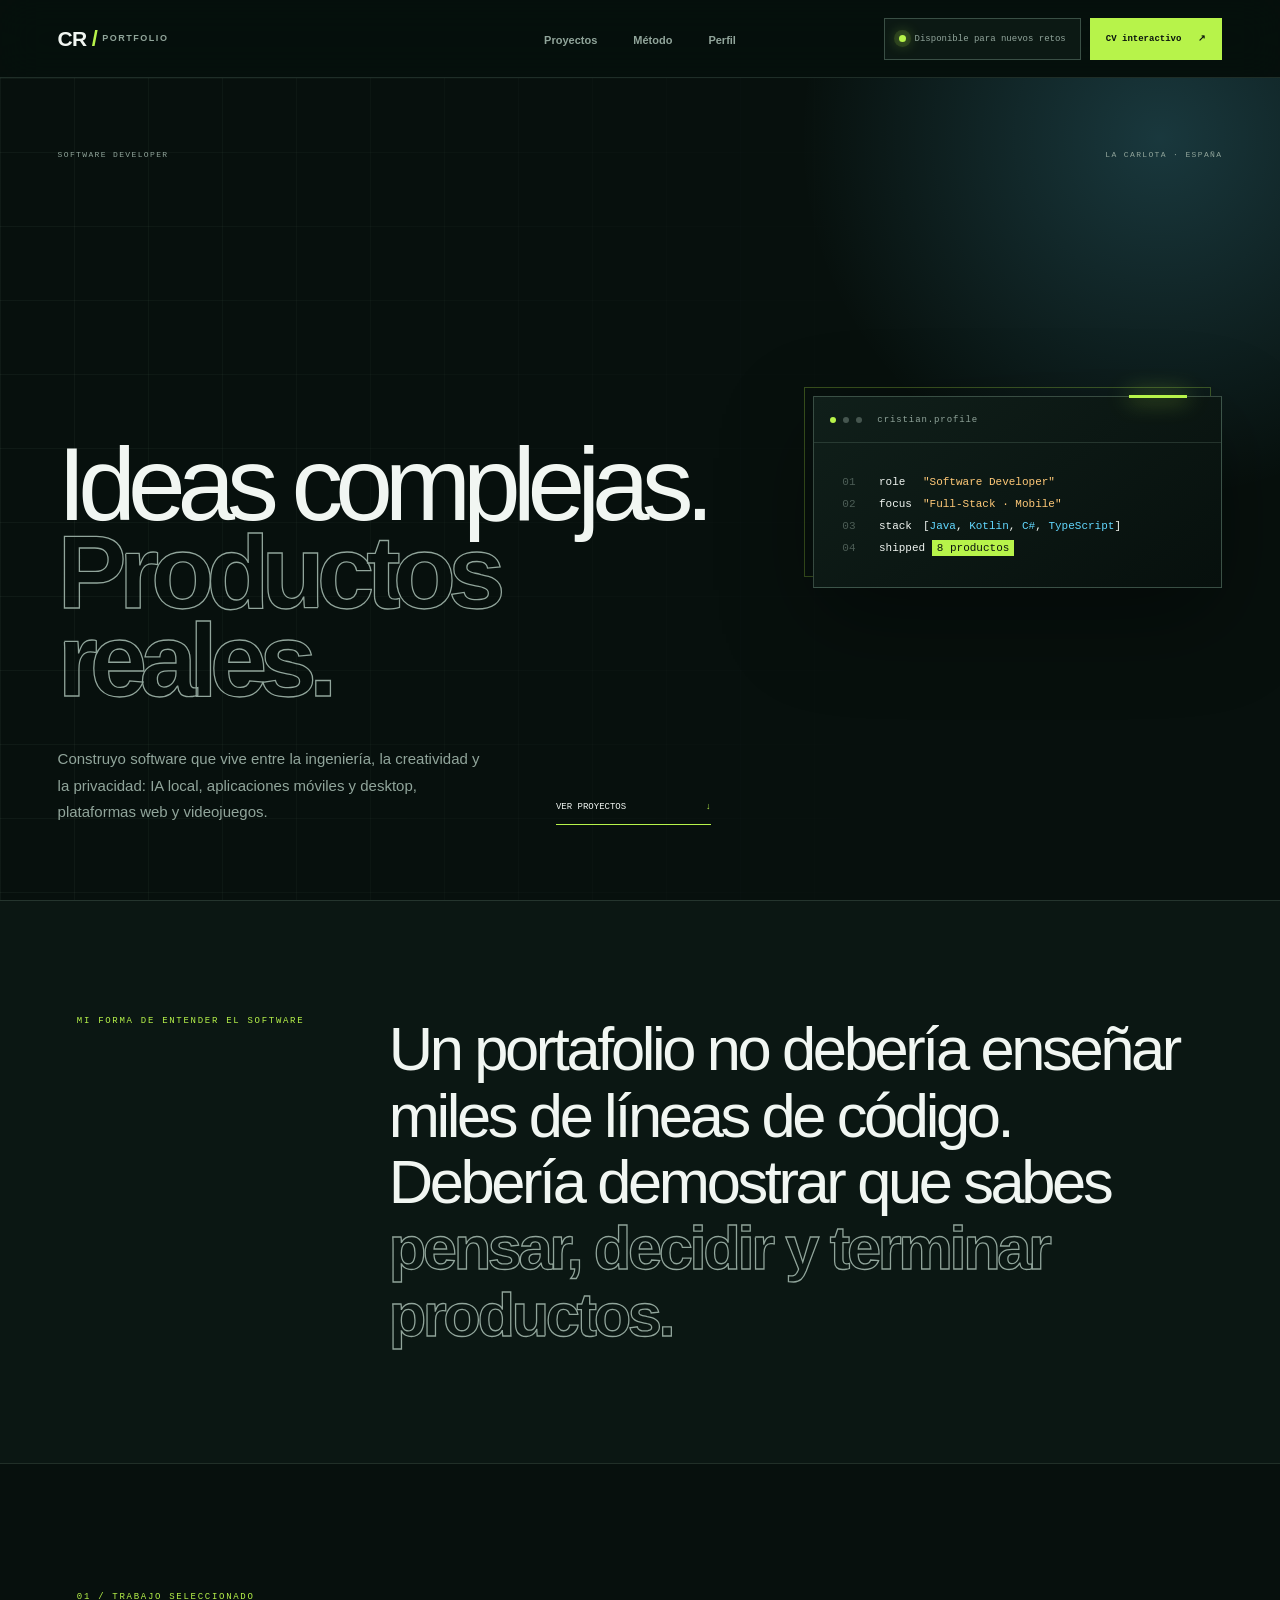
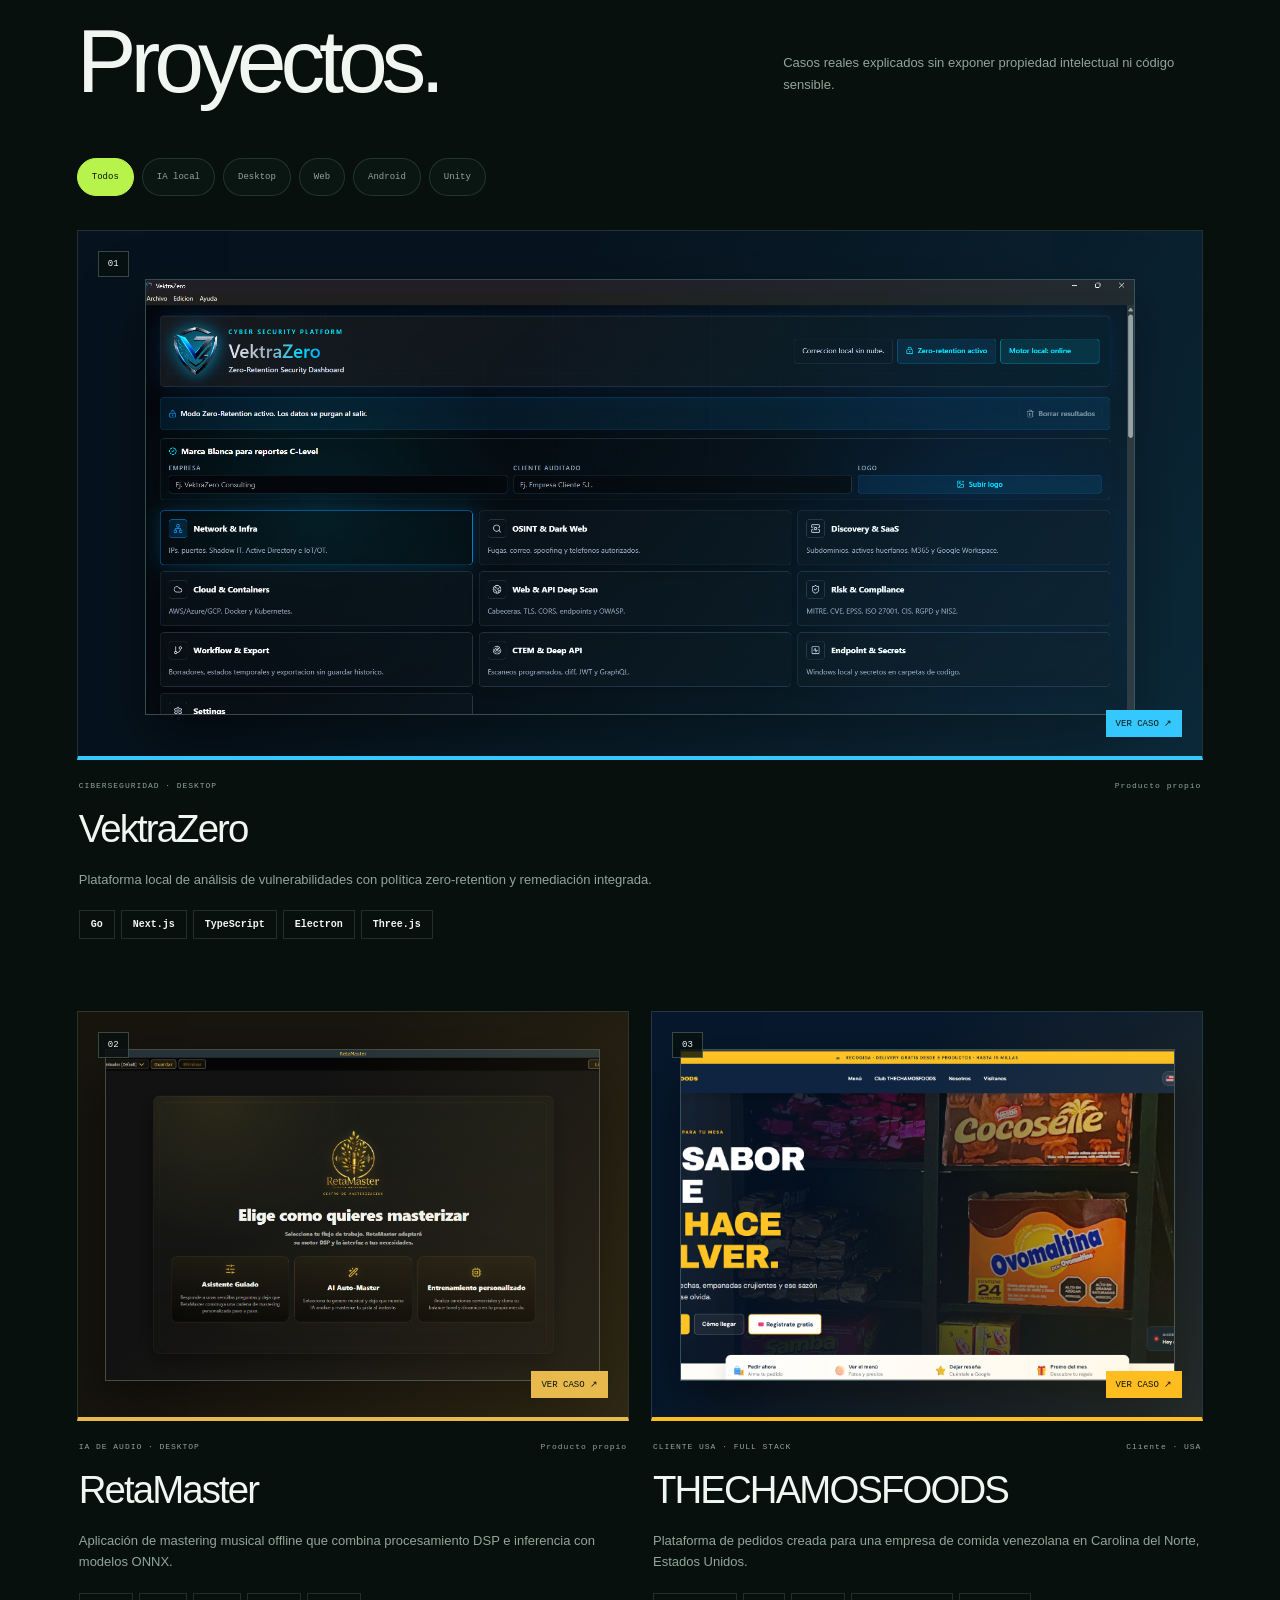
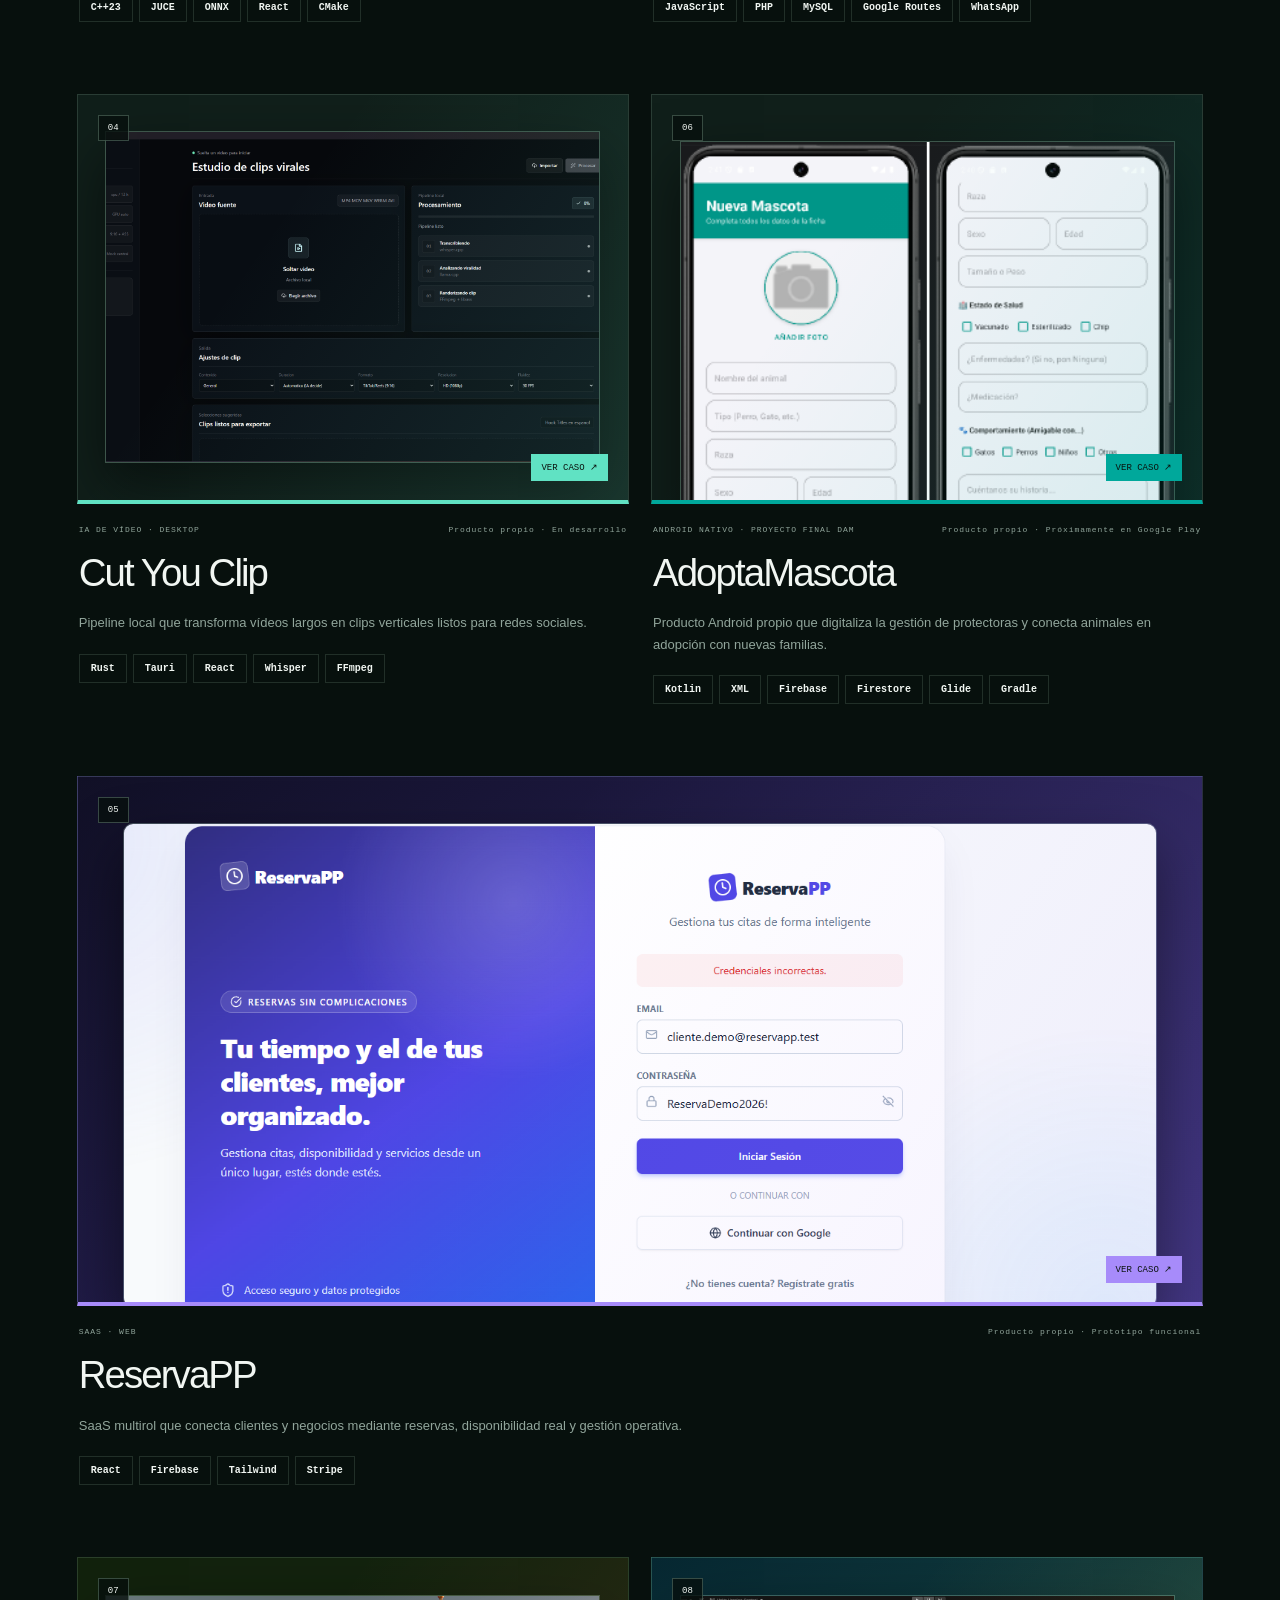
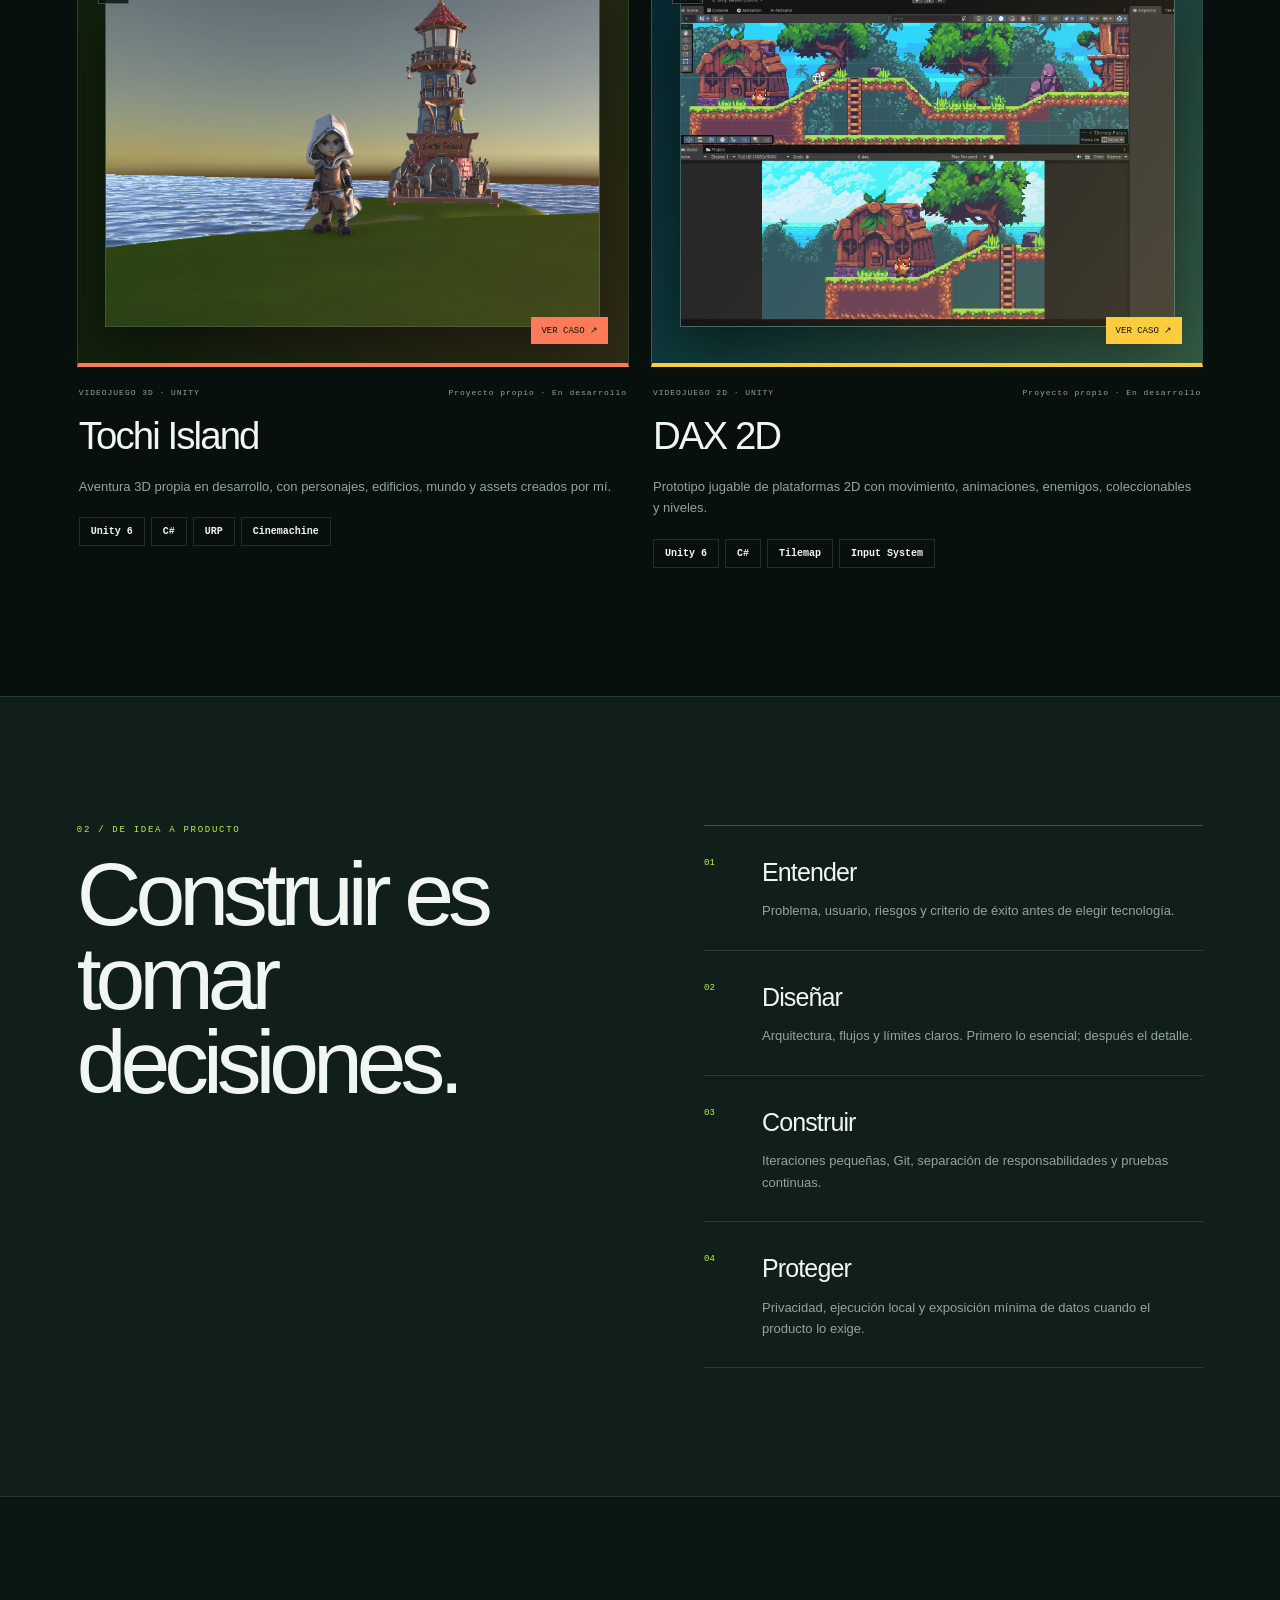
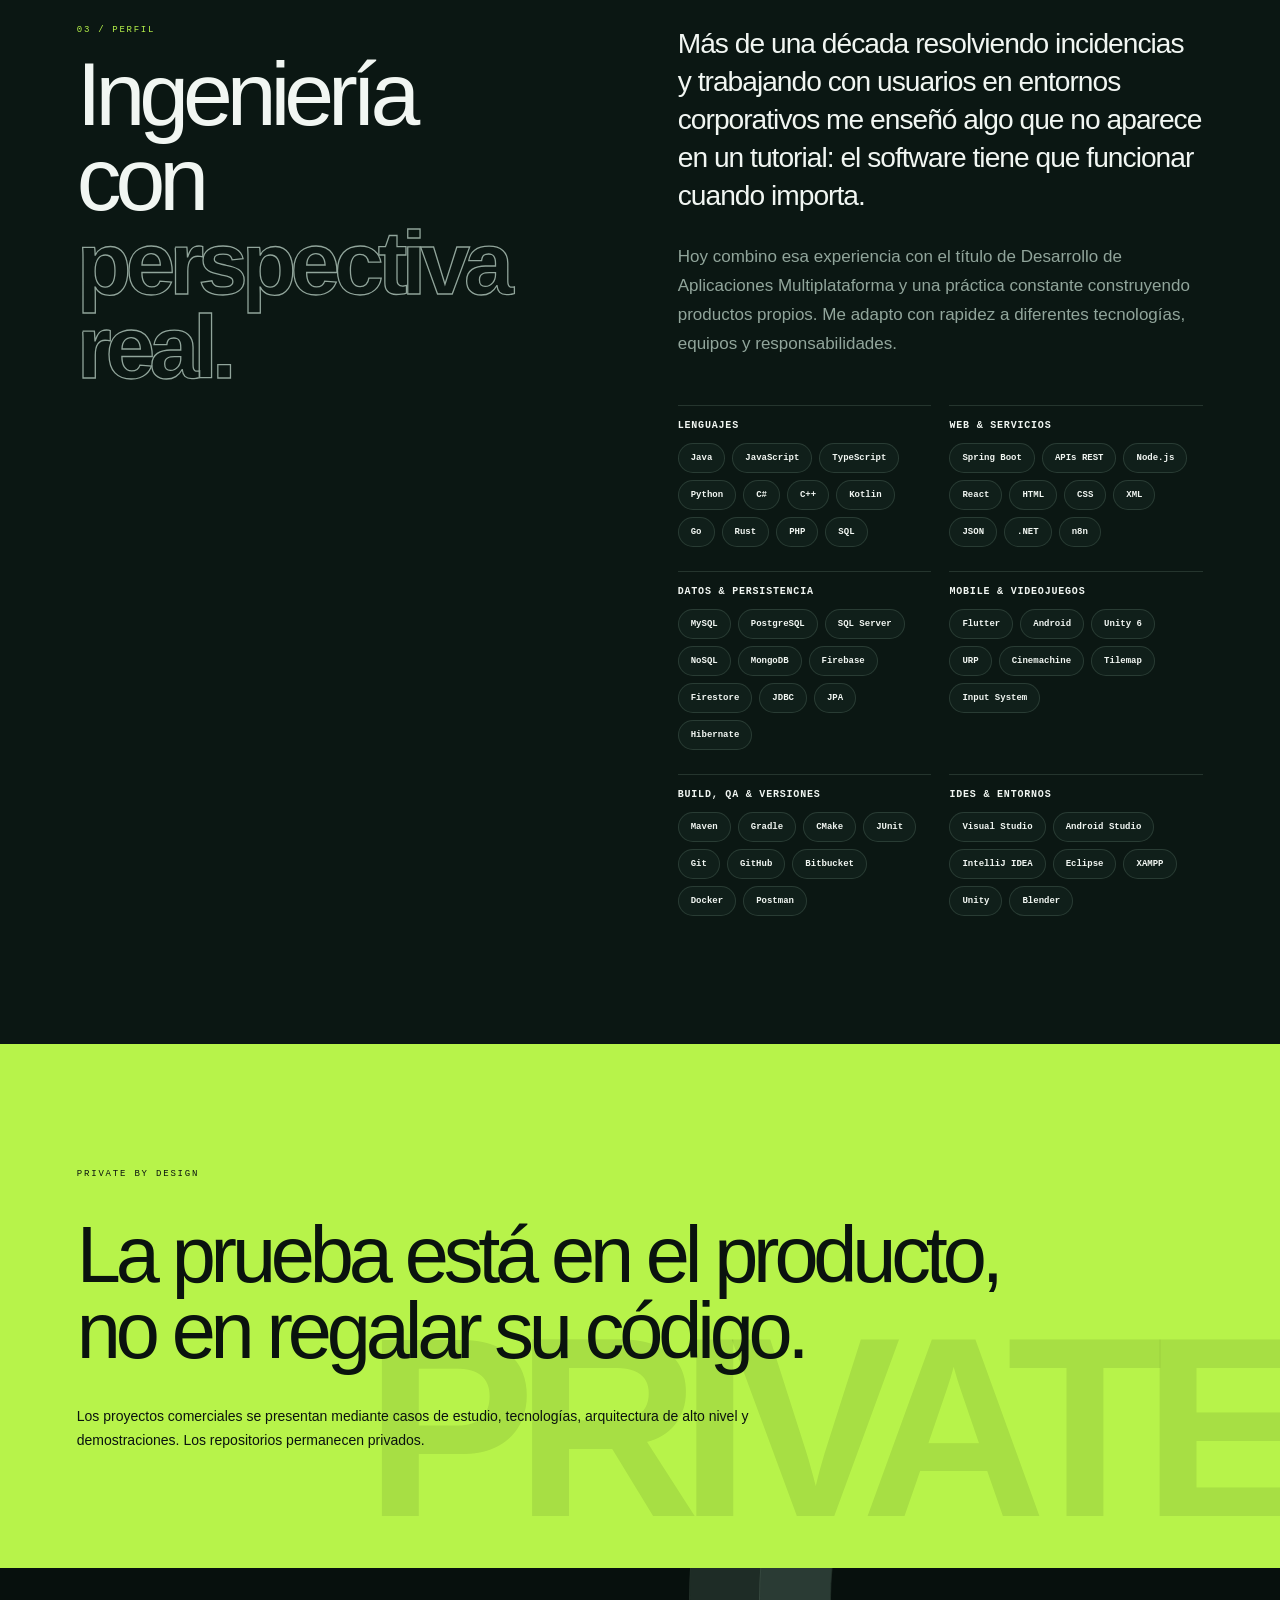
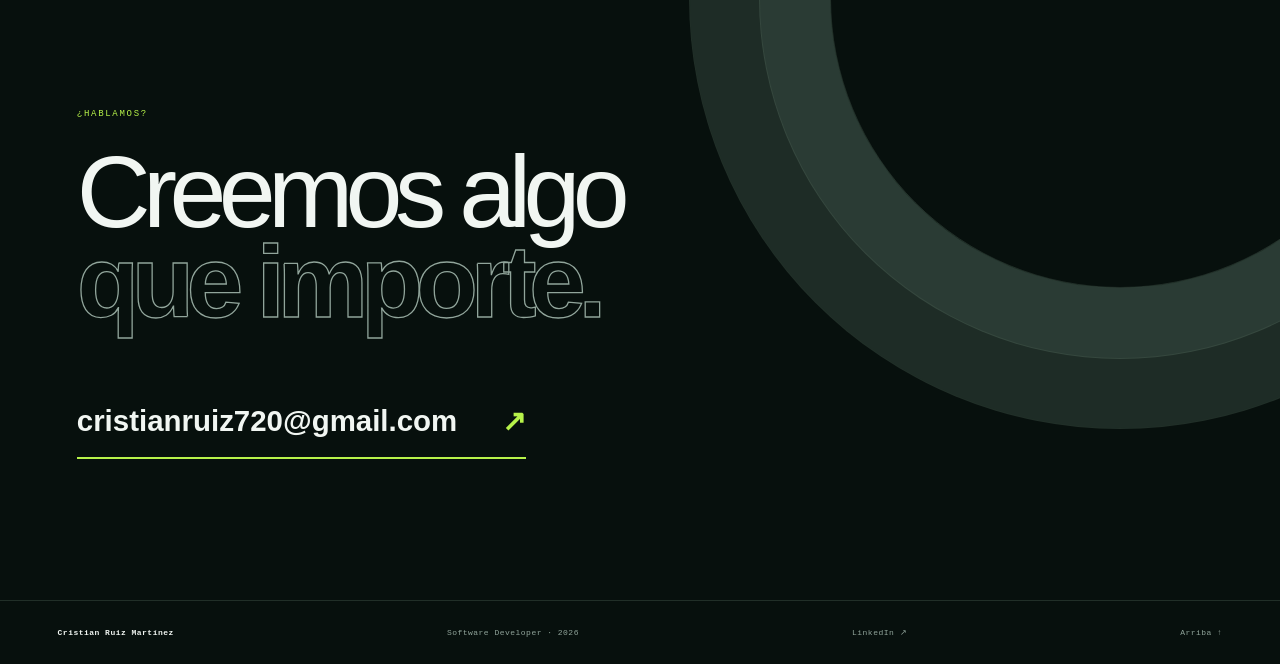
<file: index.html>
<!doctype html>
<html lang="es">
  <head>
    <meta charset="UTF-8" />
    <meta name="viewport" content="width=device-width, initial-scale=1.0" />
    <meta http-equiv="refresh" content="0; url=./portafolio/" />
    <meta name="theme-color" content="#101411" />
    <title>Cristian Ruiz Martínez</title>
    <script>window.location.replace("./portafolio/");</script>
  </head>
  <body>
    <p><a href="./portafolio/">Abrir portafolio de Cristian Ruiz Martínez</a></p>
  </body>
</html>
</file>
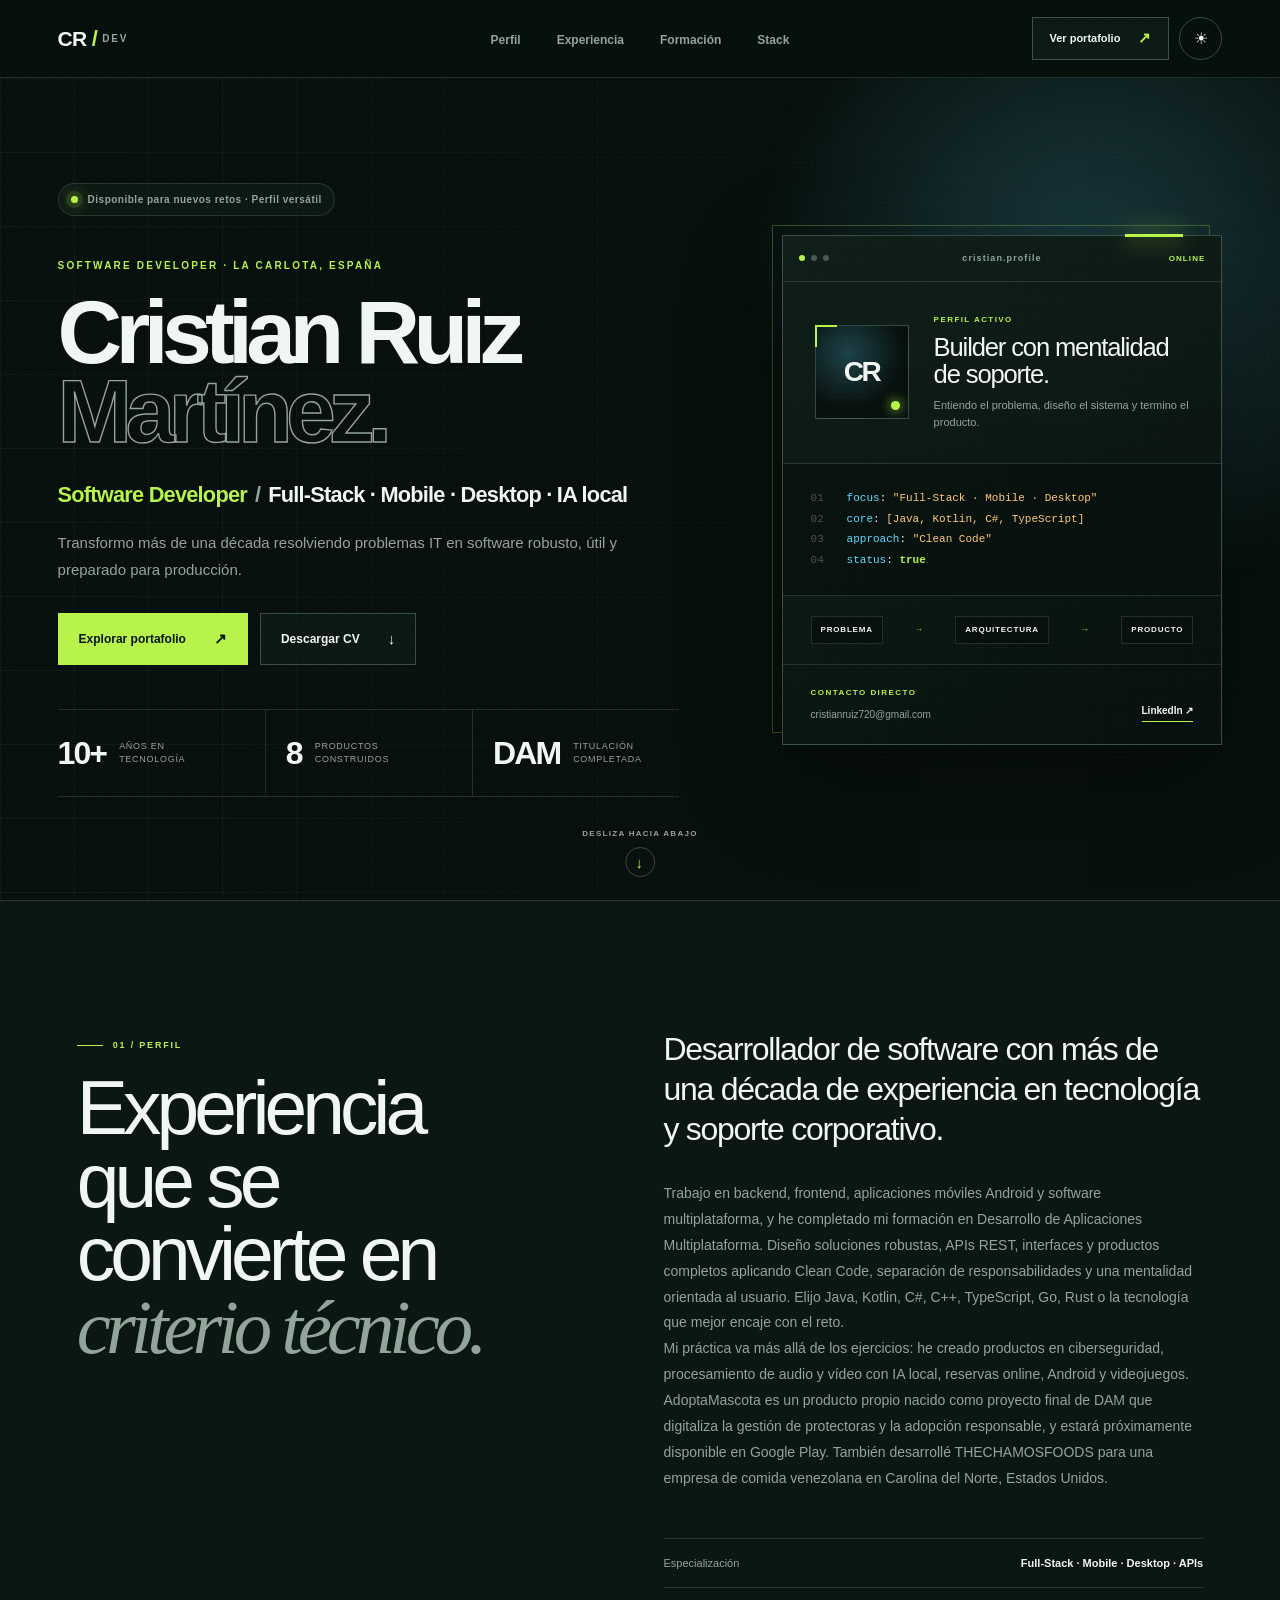
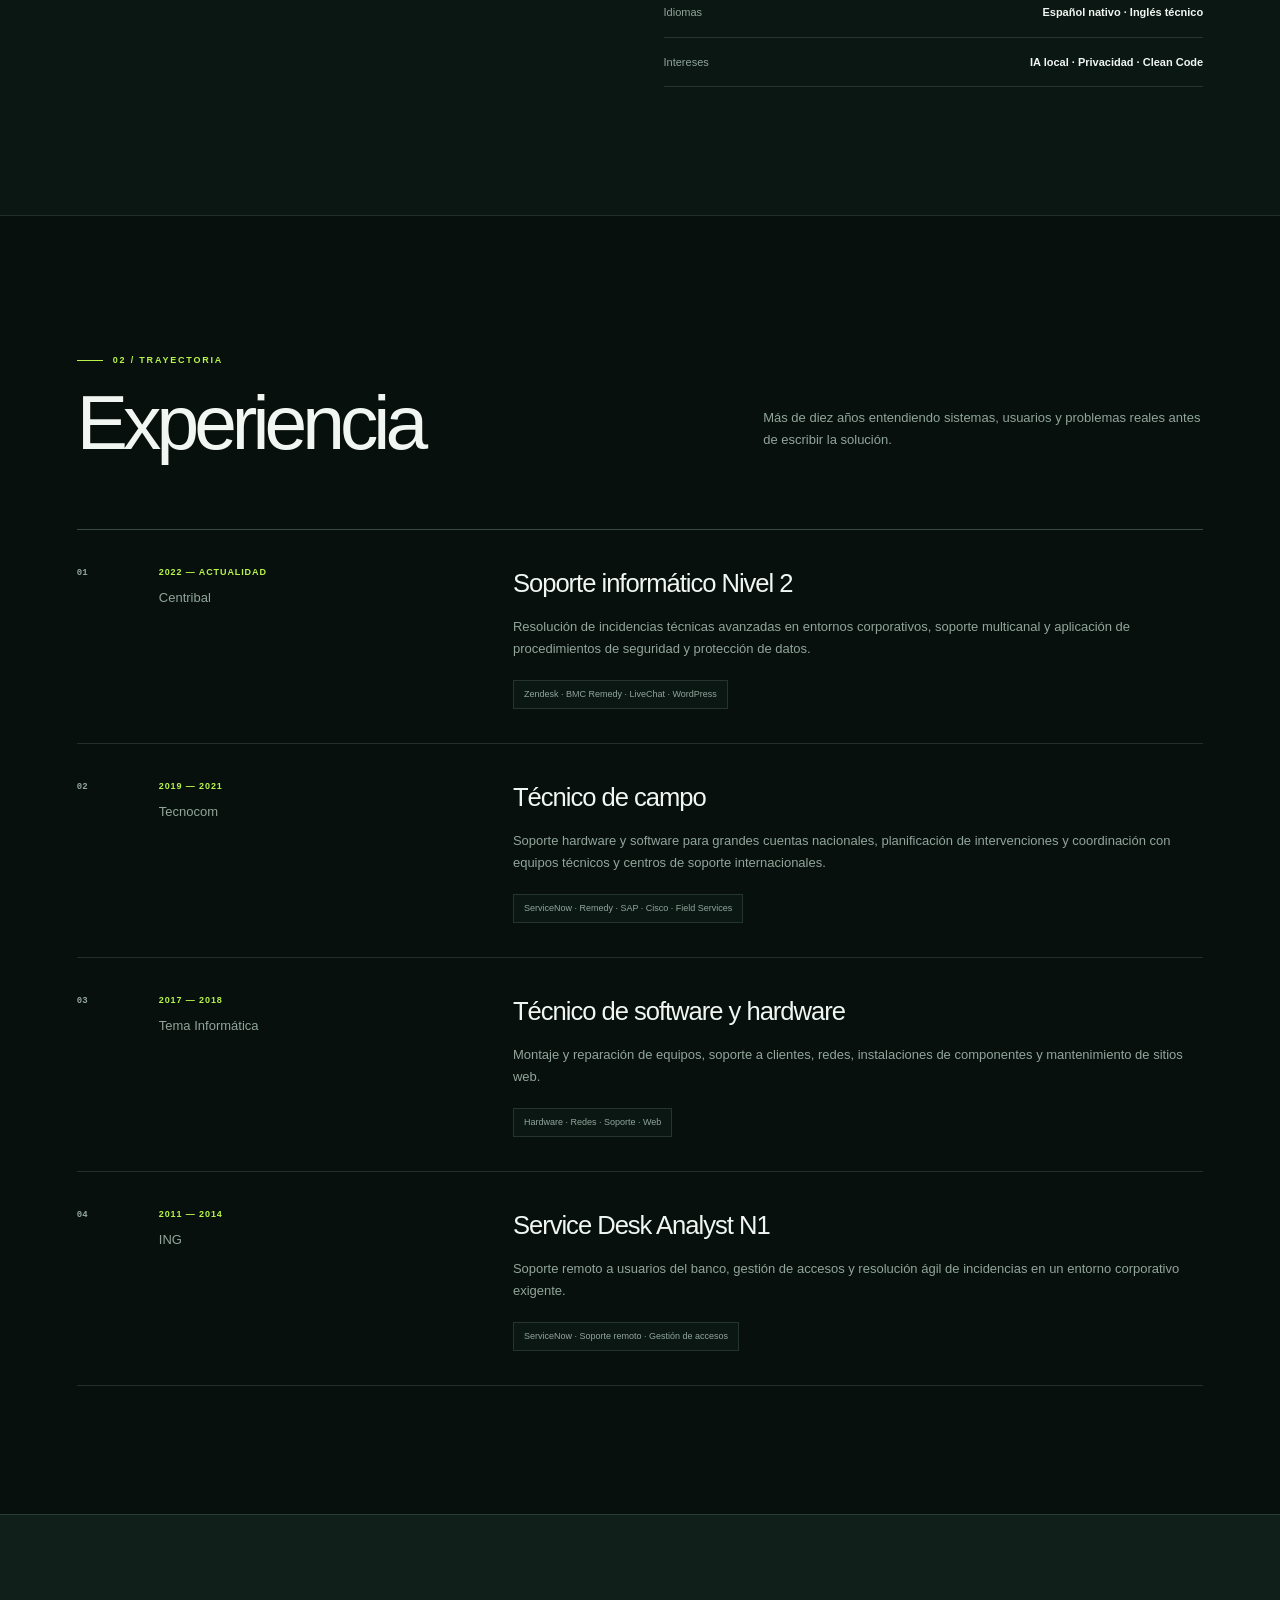
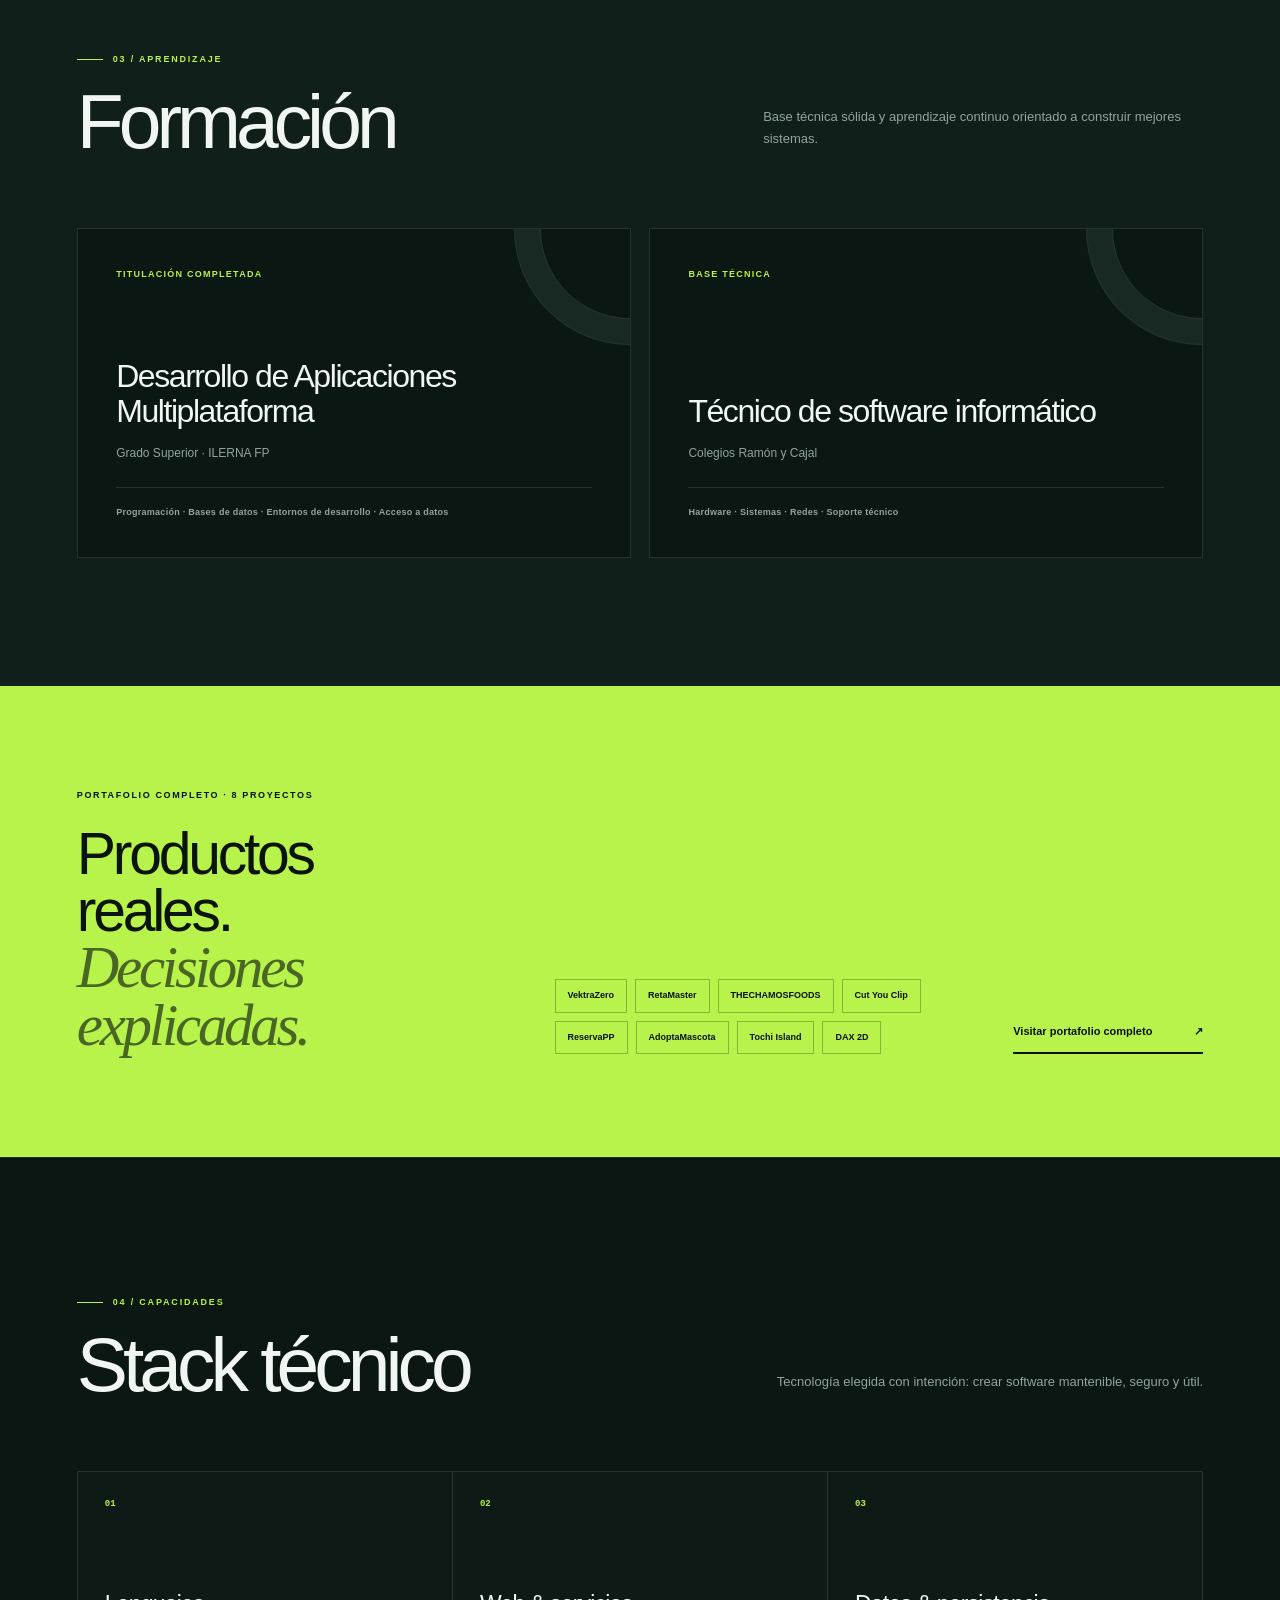
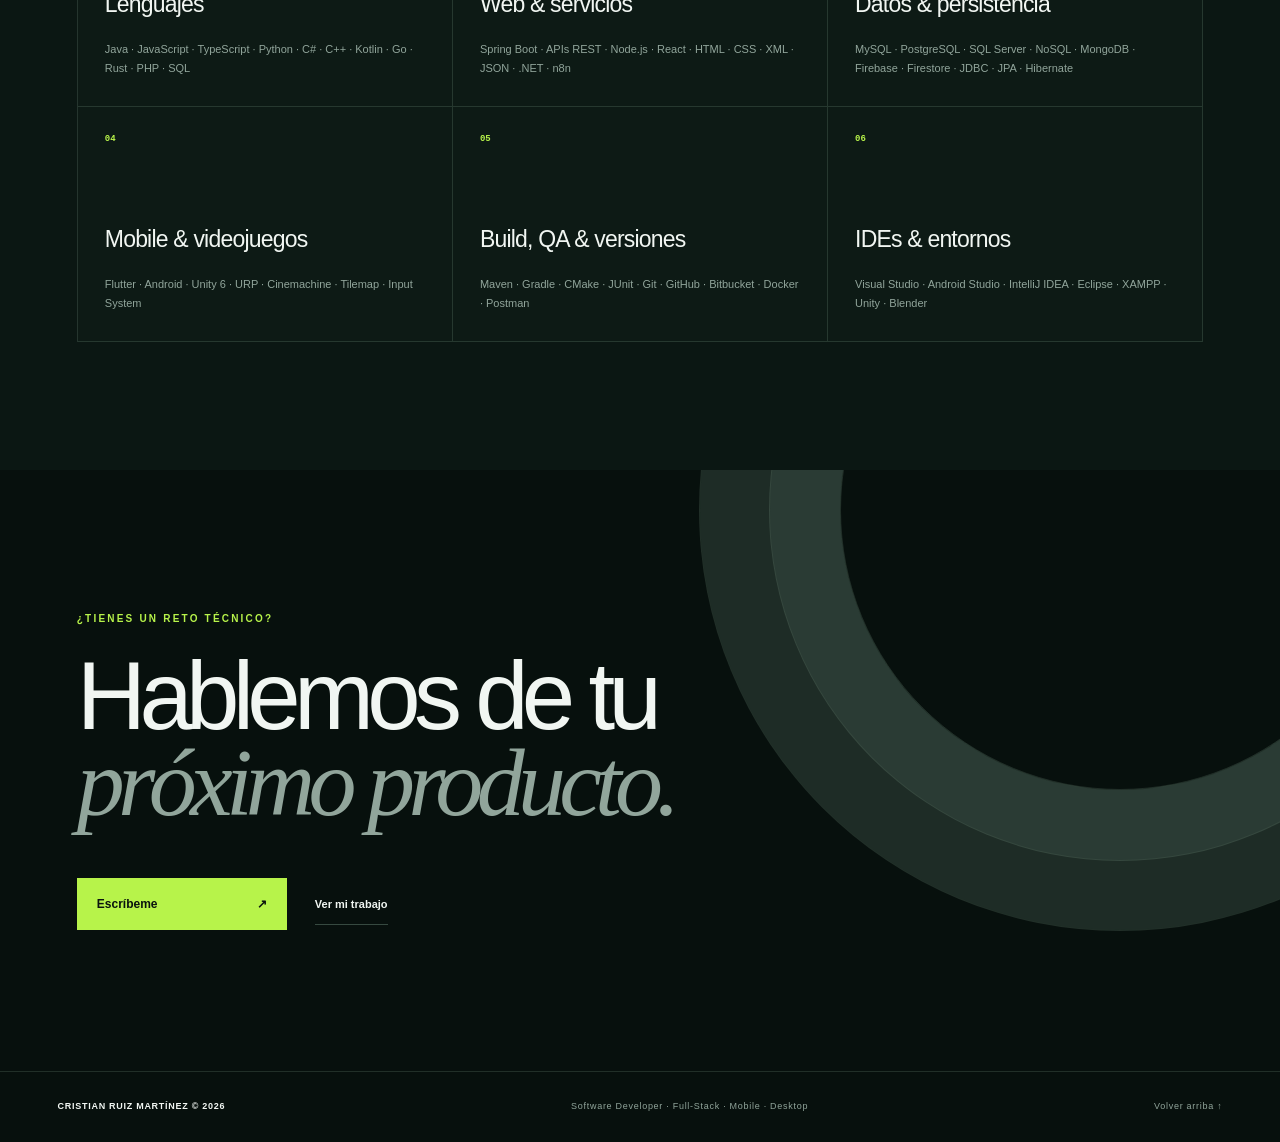
<file: cv-interactivo/index.html>
<!doctype html>
<html lang="es">
  <head>
    <meta charset="UTF-8" />
    <meta name="viewport" content="width=device-width, initial-scale=1.0" />
    <meta name="description" content="Currículum interactivo de Cristian Ruiz Martínez, Software Developer full-stack, mobile y desktop." />
    <meta name="theme-color" content="#0f1512" />
    <title>Cristian Ruiz Martínez · CV interactivo</title>
    <script type="module" crossorigin src="/cv-interactivo/assets/index-CyDv7H6Q.js"></script>
    <link rel="stylesheet" crossorigin href="/cv-interactivo/assets/index-BC6IqdpW.css">
  </head>
  <body>
    <div id="root"></div>
  </body>
</html>
</file>
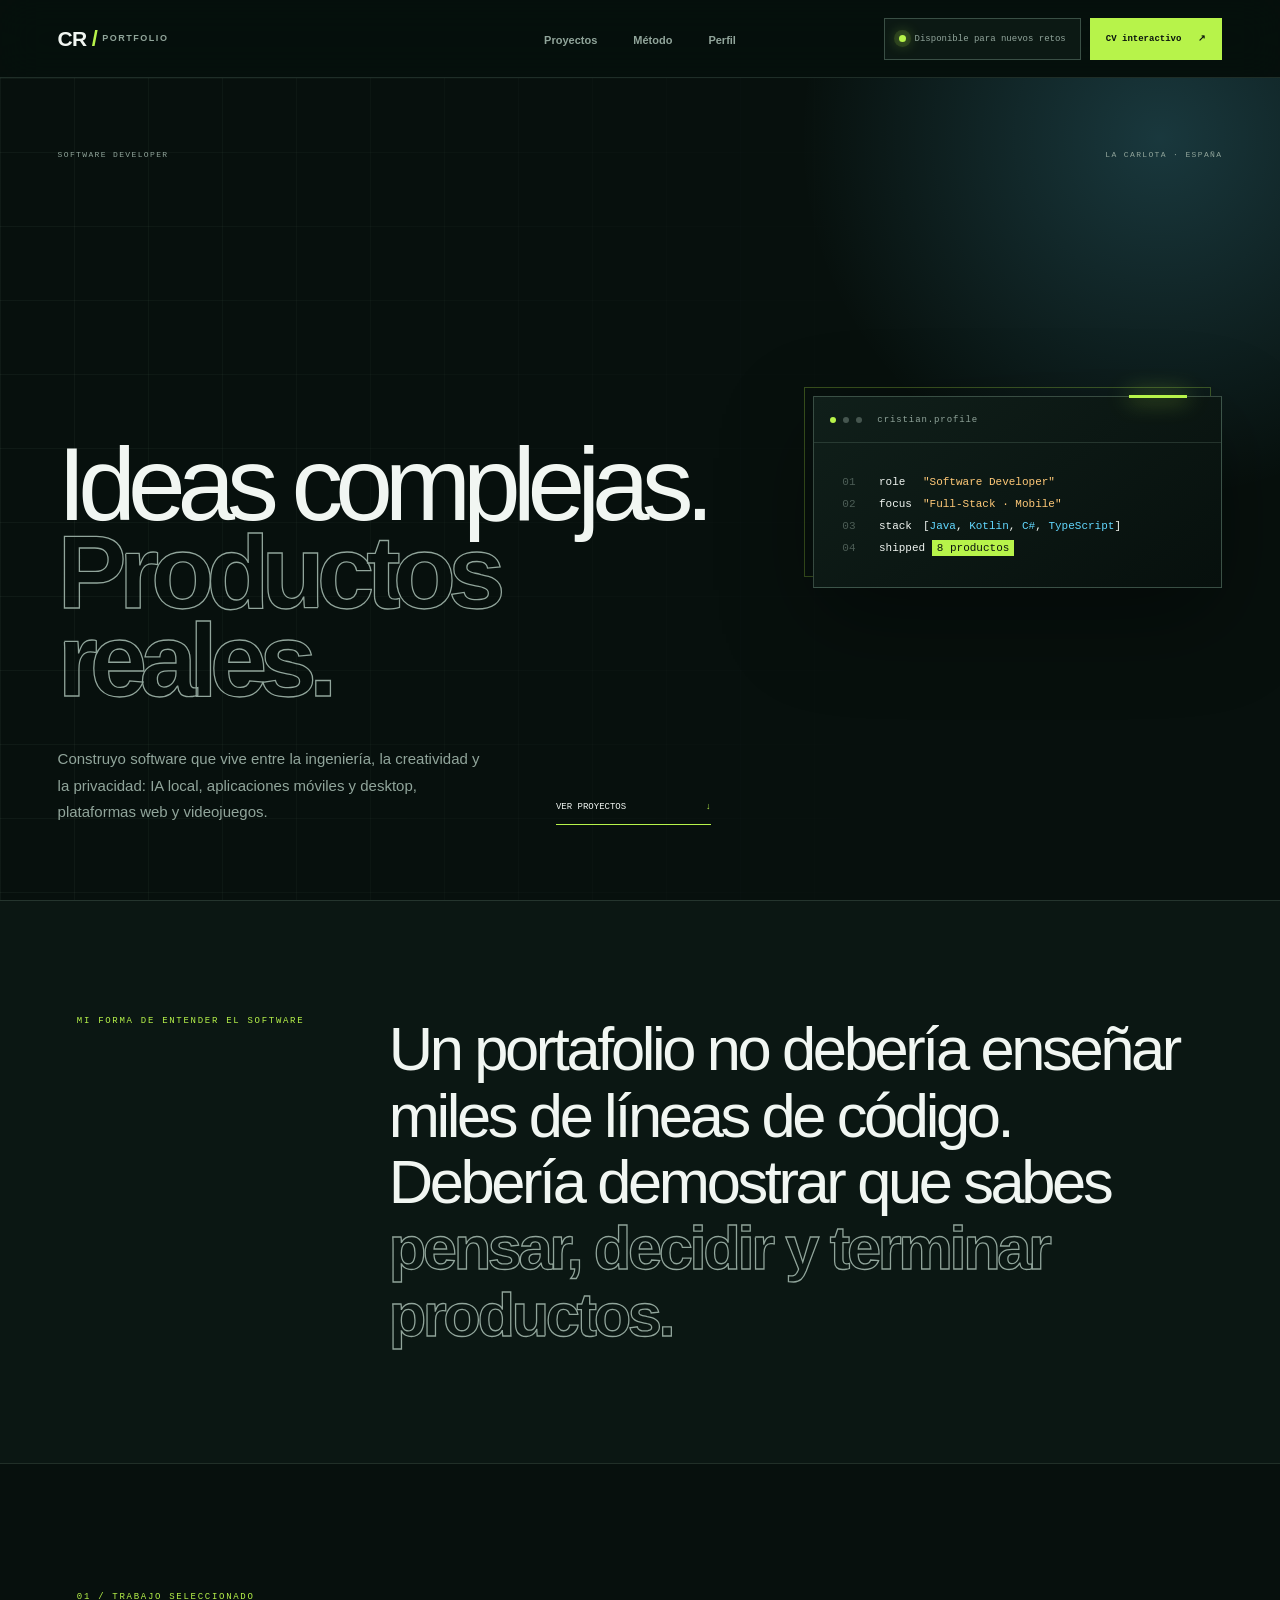
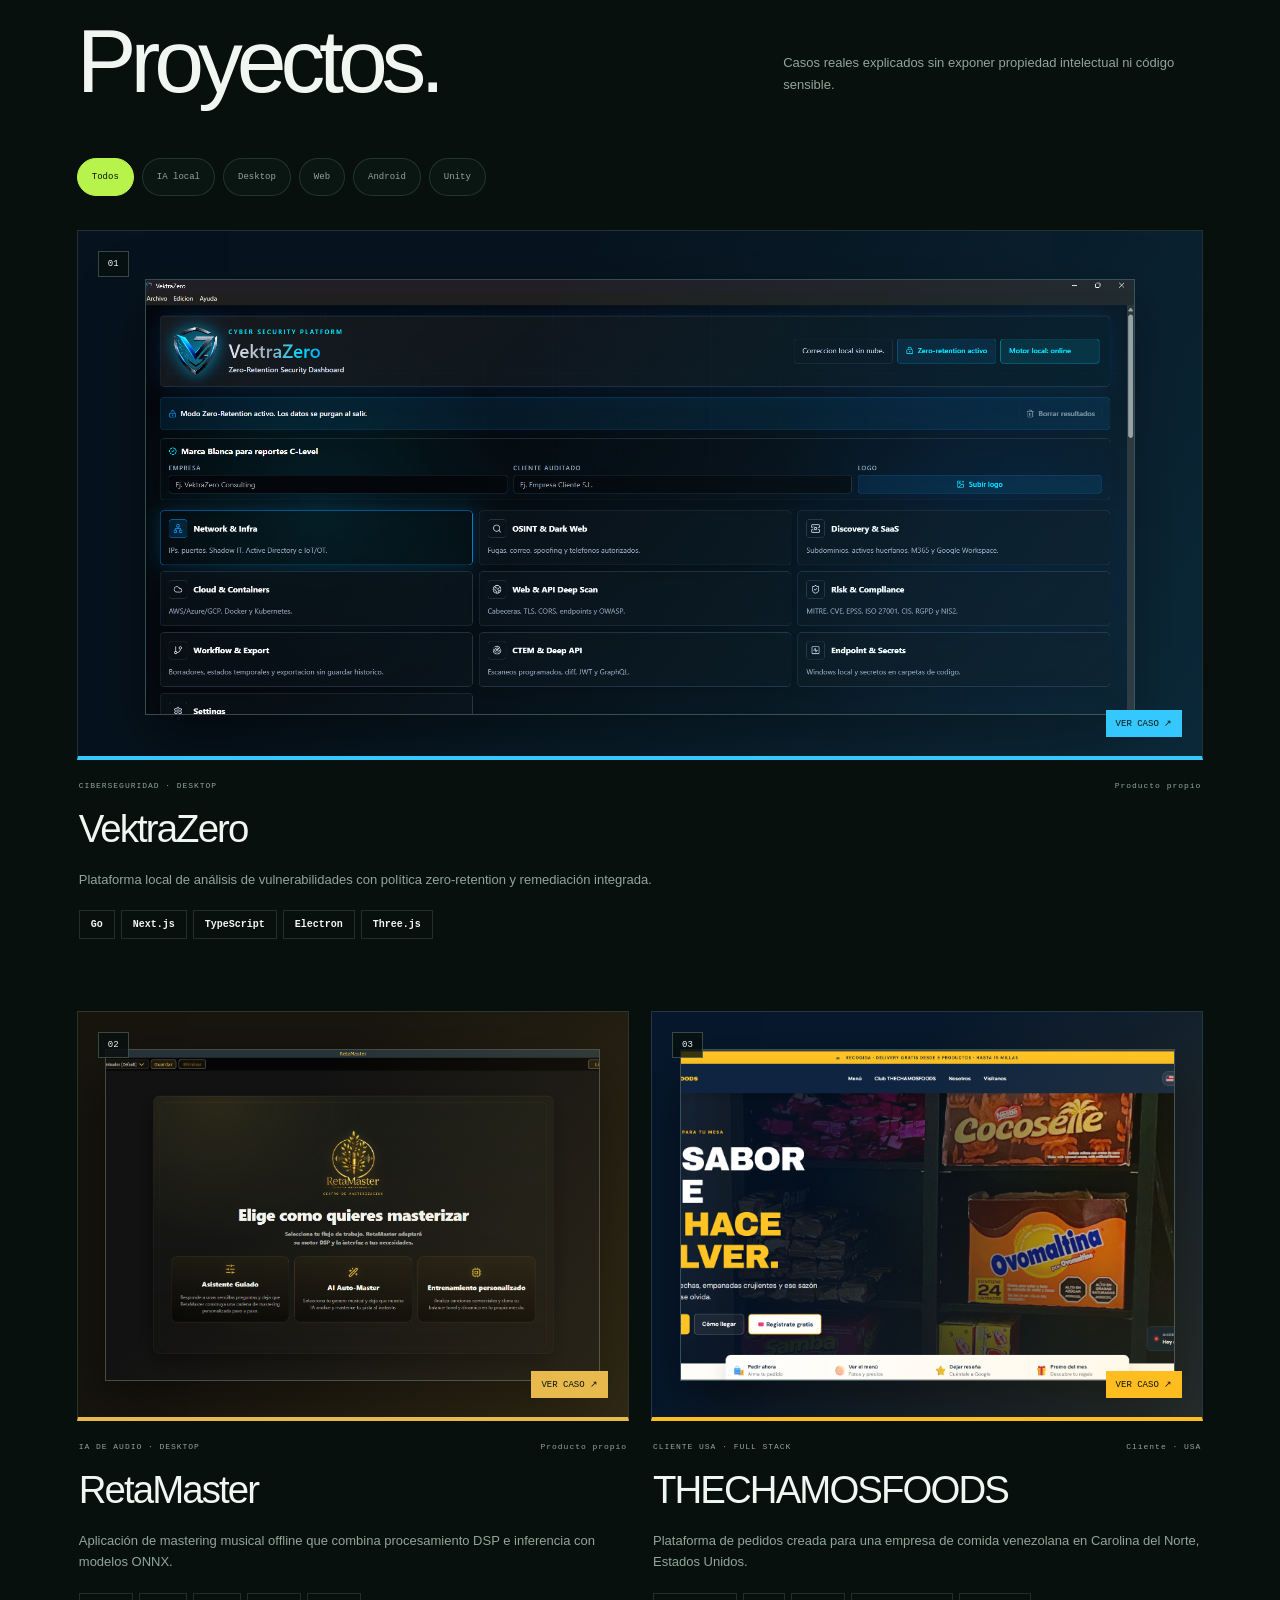
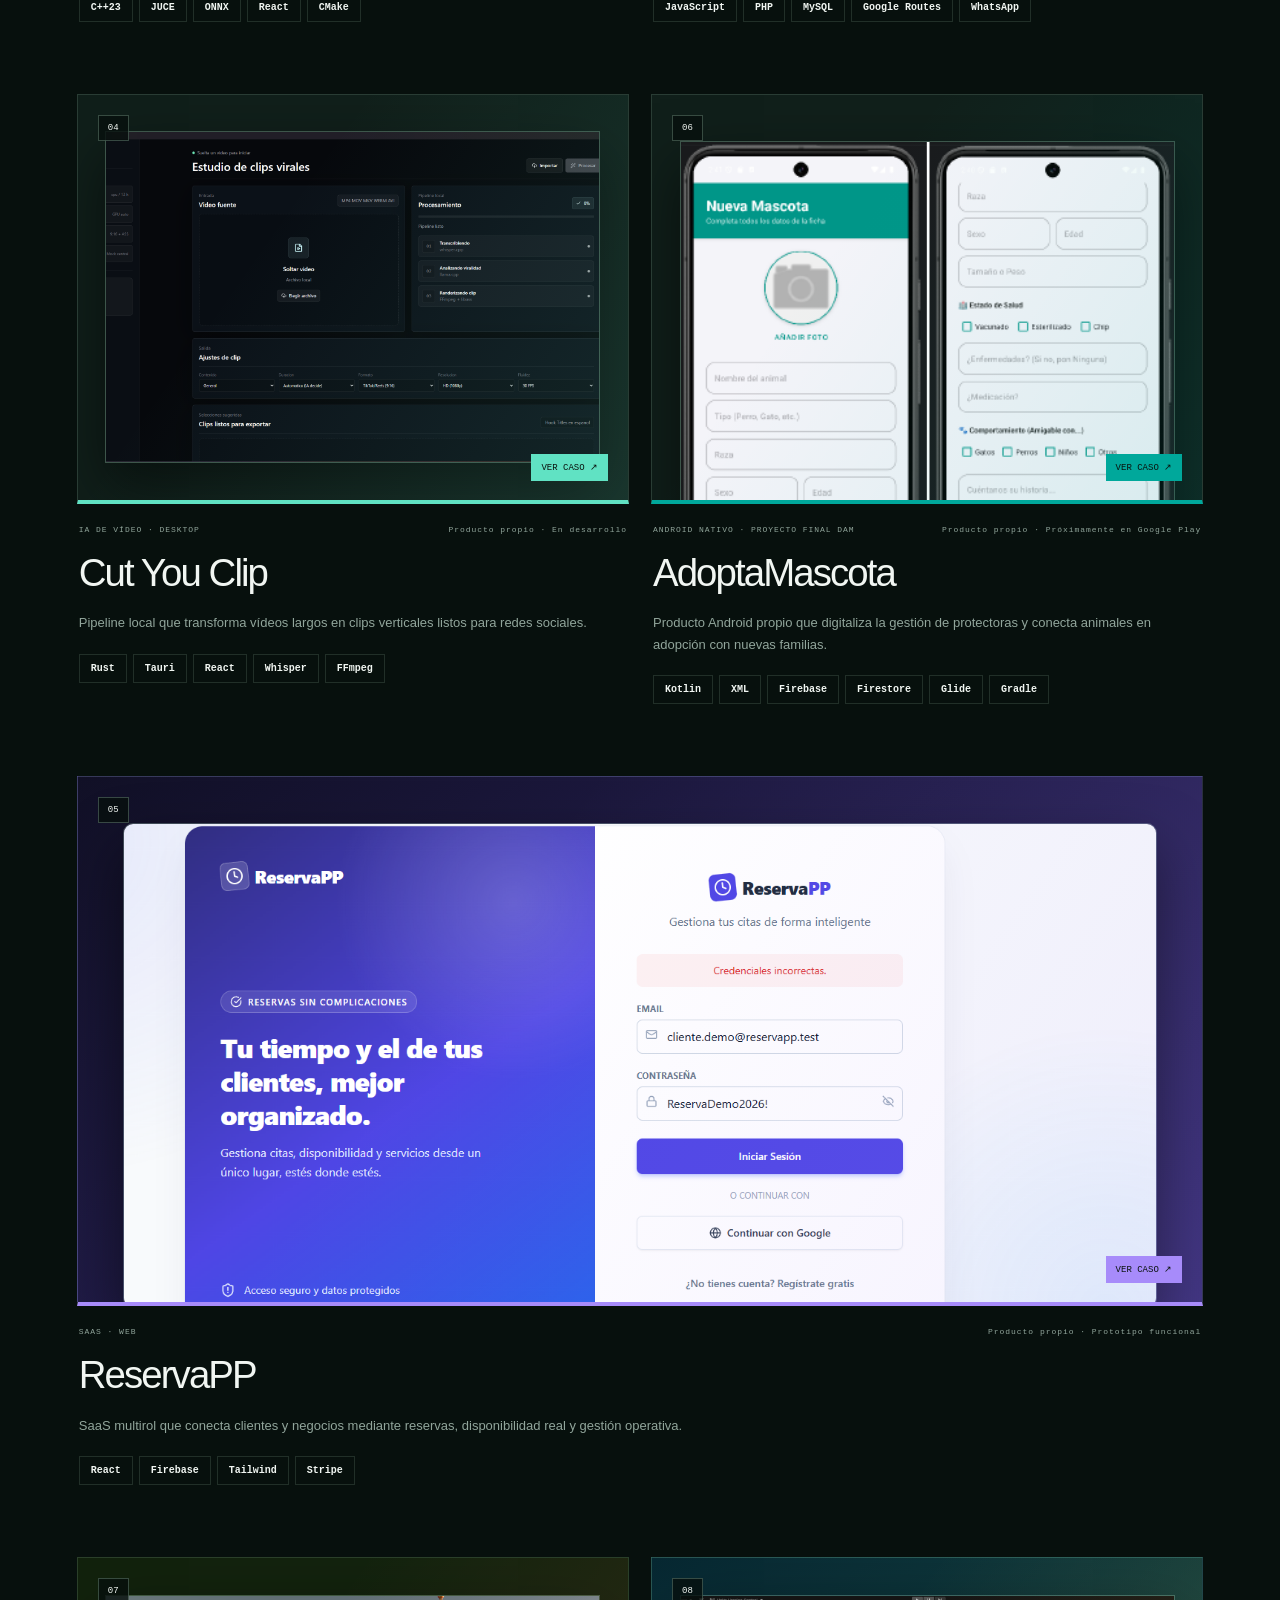
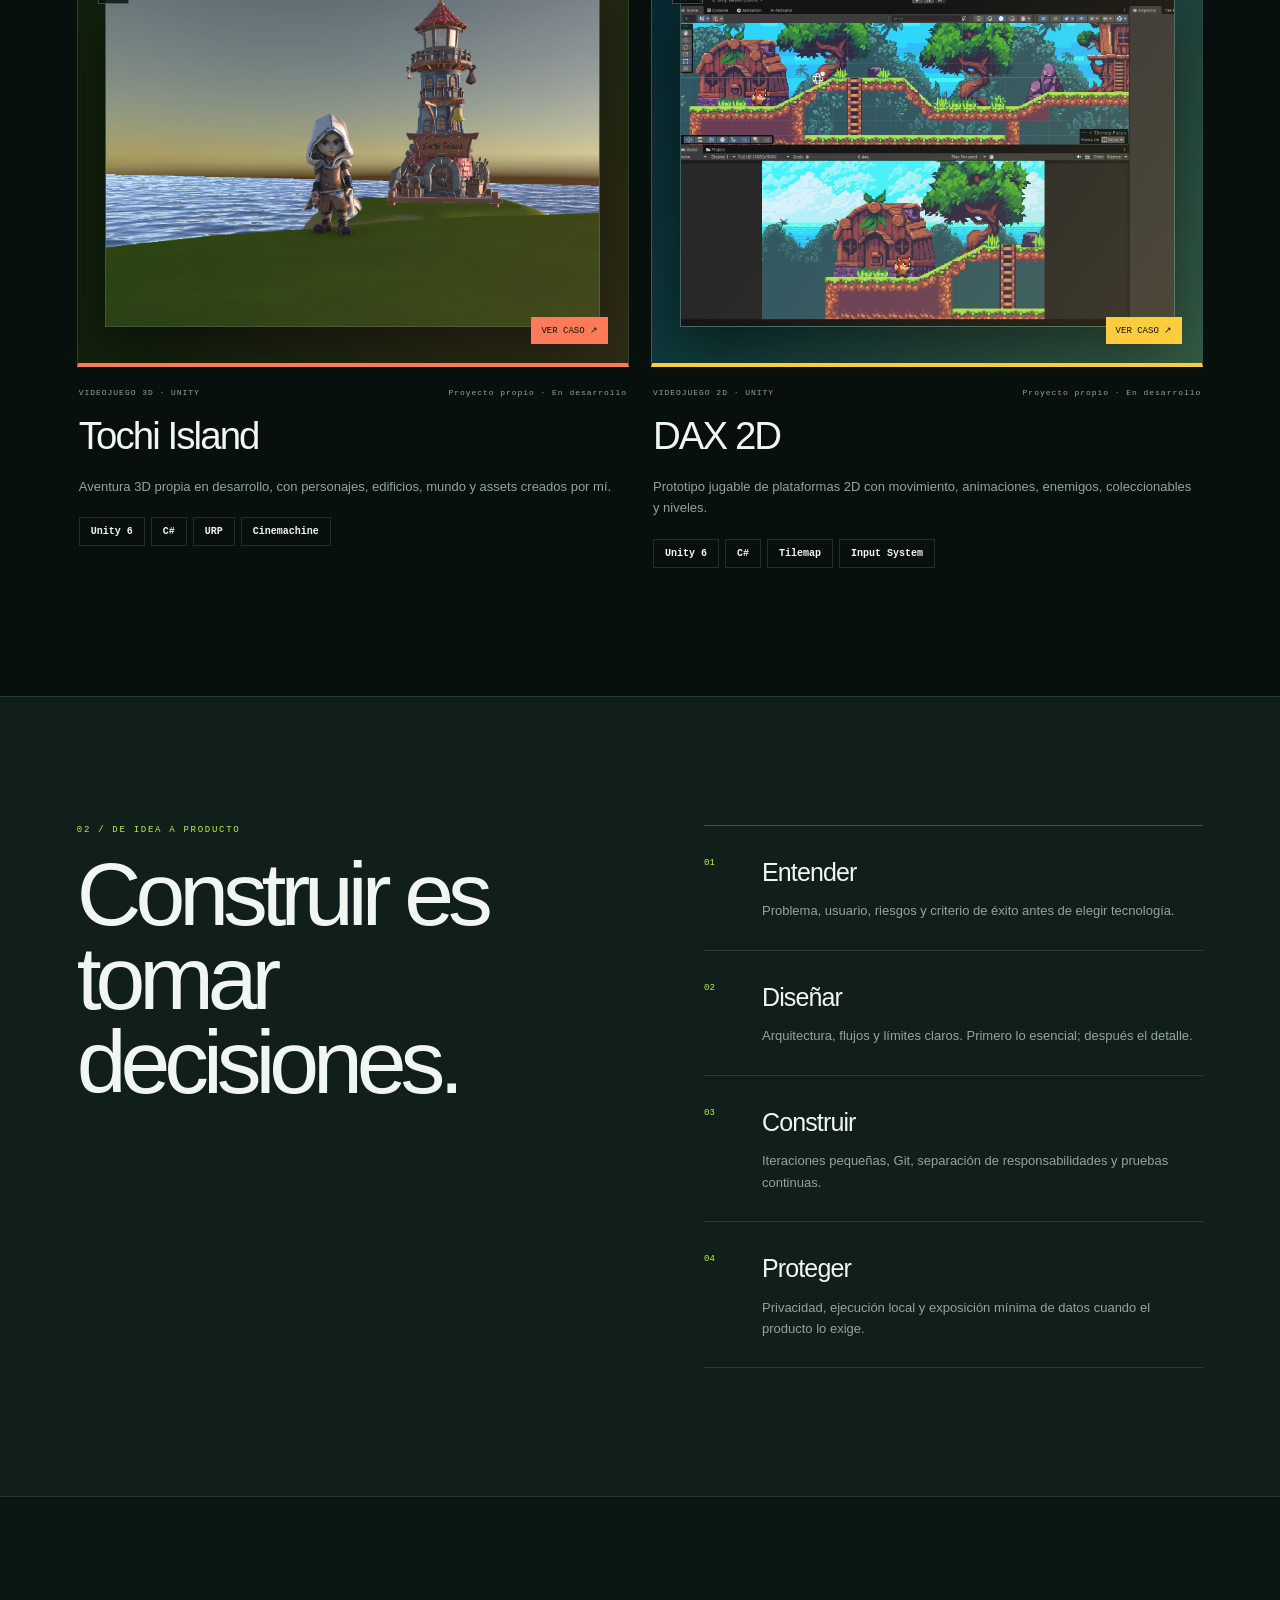
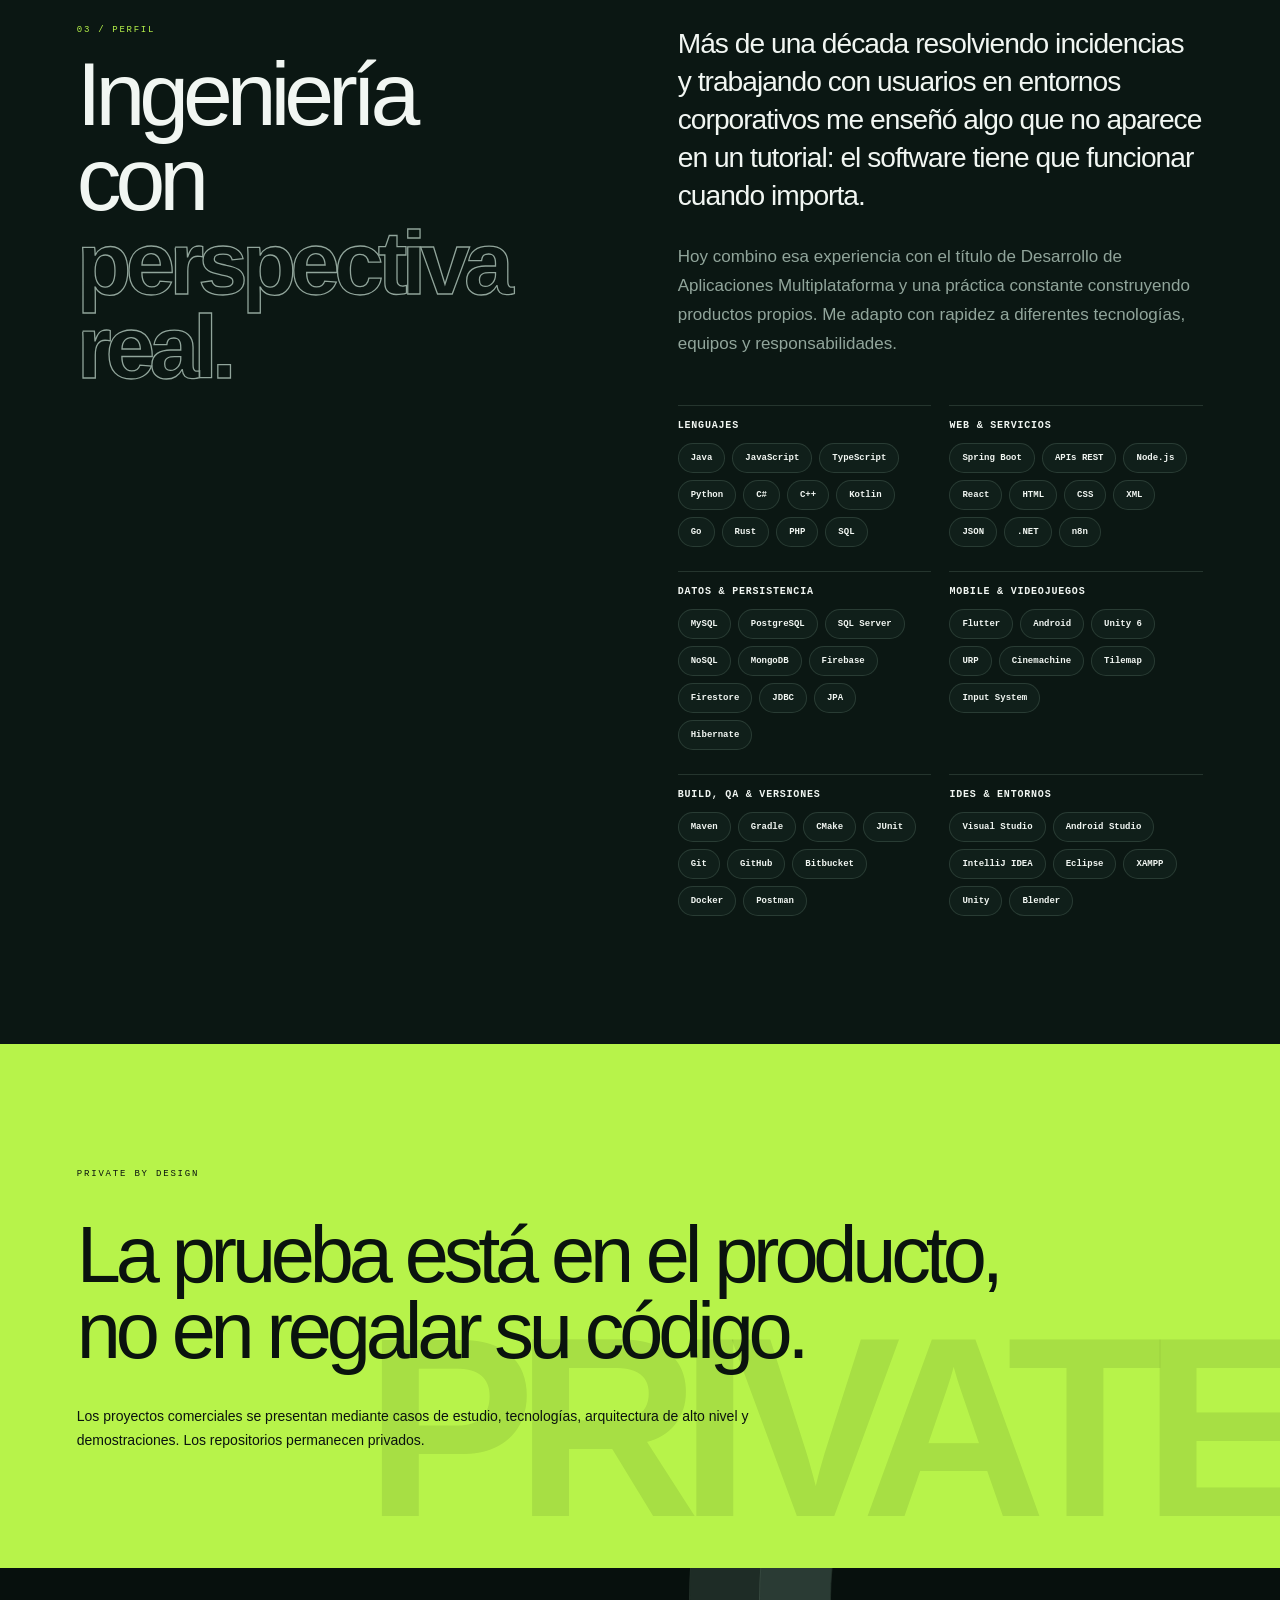
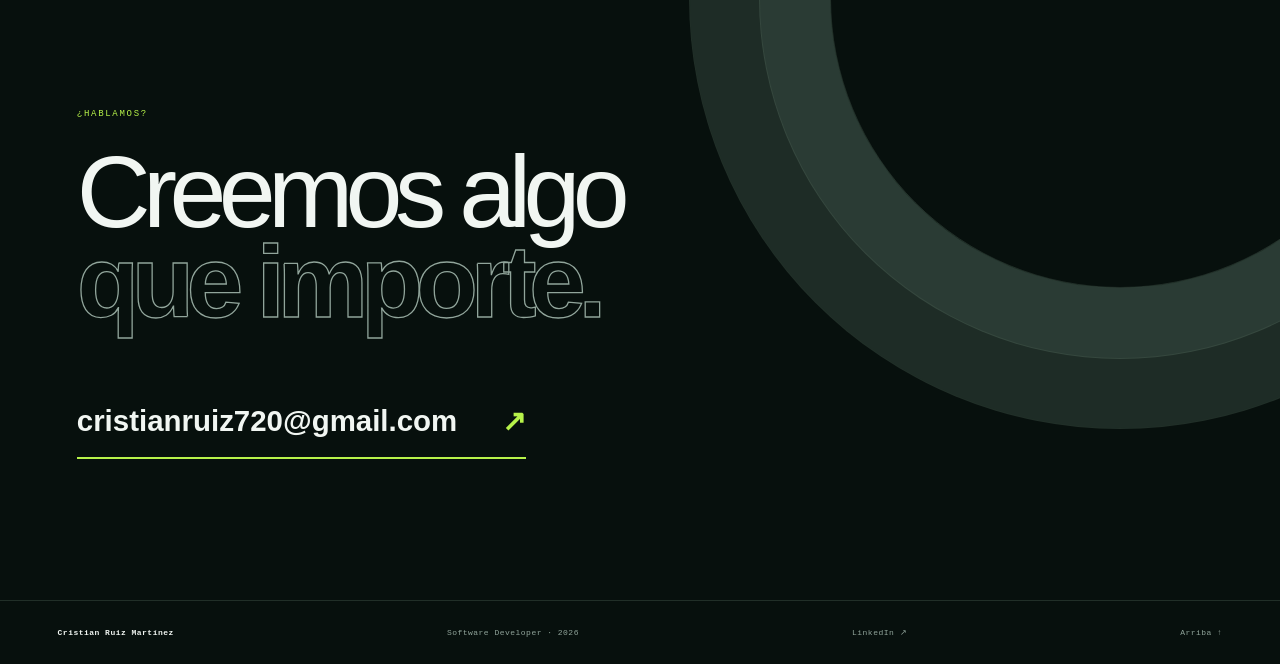
<file: portafolio/index.html>
<!doctype html>
<html lang="es">
  <head>
    <meta charset="UTF-8" />
    <meta name="viewport" content="width=device-width, initial-scale=1.0" />
    <meta name="description" content="Portafolio profesional de Cristian Ruiz Martínez: full-stack, Android, IA local, aplicaciones desktop, plataformas web y videojuegos." />
    <meta name="theme-color" content="#101411" />
    <title>Cristian Ruiz Martínez · Portafolio</title>
    <script type="module" crossorigin src="/portafolio/assets/index-LAGWMGdP.js"></script>
    <link rel="stylesheet" crossorigin href="/portafolio/assets/index-7gQQmTCt.css">
  </head>
  <body>
    <div id="root"></div>
  </body>
</html>
</file>
<file: cv-interactivo/assets/index-BC6IqdpW.css>
/*! tailwindcss v4.2.1 | MIT License | https://tailwindcss.com */
@layer theme{:root,:host{--font-sans:ui-sans-serif, system-ui, sans-serif, "Apple Color Emoji", "Segoe UI Emoji", "Segoe UI Symbol", "Noto Color Emoji";--font-serif:ui-serif, Georgia, Cambria, "Times New Roman", Times, serif;--font-mono:ui-monospace, SFMono-Regular, Menlo, Monaco, Consolas, "Liberation Mono", "Courier New", monospace;--spacing:.25rem;--default-font-family:var(--font-sans);--default-mono-font-family:var(--font-mono)}}@layer base{*,:after,:before,::backdrop{box-sizing:border-box;border:0 solid;margin:0;padding:0}::file-selector-button{box-sizing:border-box;border:0 solid;margin:0;padding:0}html,:host{-webkit-text-size-adjust:100%;tab-size:4;line-height:1.5;font-family:var(--default-font-family,ui-sans-serif, system-ui, sans-serif, "Apple Color Emoji", "Segoe UI Emoji", "Segoe UI Symbol", "Noto Color Emoji");font-feature-settings:var(--default-font-feature-settings,normal);font-variation-settings:var(--default-font-variation-settings,normal);-webkit-tap-highlight-color:transparent}hr{height:0;color:inherit;border-top-width:1px}abbr:where([title]){-webkit-text-decoration:underline dotted;text-decoration:underline dotted}h1,h2,h3,h4,h5,h6{font-size:inherit;font-weight:inherit}a{color:inherit;-webkit-text-decoration:inherit;-webkit-text-decoration:inherit;-webkit-text-decoration:inherit;-webkit-text-decoration:inherit;text-decoration:inherit}b,strong{font-weight:bolder}code,kbd,samp,pre{font-family:var(--default-mono-font-family,ui-monospace, SFMono-Regular, Menlo, Monaco, Consolas, "Liberation Mono", "Courier New", monospace);font-feature-settings:var(--default-mono-font-feature-settings,normal);font-variation-settings:var(--default-mono-font-variation-settings,normal);font-size:1em}small{font-size:80%}sub,sup{vertical-align:baseline;font-size:75%;line-height:0;position:relative}sub{bottom:-.25em}sup{top:-.5em}table{text-indent:0;border-color:inherit;border-collapse:collapse}:-moz-focusring{outline:auto}progress{vertical-align:baseline}summary{display:list-item}ol,ul,menu{list-style:none}img,svg,video,canvas,audio,iframe,embed,object{vertical-align:middle;display:block}img,video{max-width:100%;height:auto}button,input,select,optgroup,textarea{font:inherit;font-feature-settings:inherit;font-variation-settings:inherit;letter-spacing:inherit;color:inherit;opacity:1;background-color:#0000;border-radius:0}::file-selector-button{font:inherit;font-feature-settings:inherit;font-variation-settings:inherit;letter-spacing:inherit;color:inherit;opacity:1;background-color:#0000;border-radius:0}:where(select:is([multiple],[size])) optgroup{font-weight:bolder}:where(select:is([multiple],[size])) optgroup option{padding-inline-start:20px}::file-selector-button{margin-inline-end:4px}::placeholder{opacity:1}@supports (not ((-webkit-appearance:-apple-pay-button))) or (contain-intrinsic-size:1px){::placeholder{color:currentColor}@supports (color:color-mix(in lab, red, red)){::placeholder{color:color-mix(in oklab, currentcolor 50%, transparent)}}}textarea{resize:vertical}::-webkit-search-decoration{-webkit-appearance:none}::-webkit-date-and-time-value{min-height:1lh;text-align:inherit}::-webkit-datetime-edit{display:inline-flex}::-webkit-datetime-edit-fields-wrapper{padding:0}::-webkit-datetime-edit{padding-block:0}::-webkit-datetime-edit-year-field{padding-block:0}::-webkit-datetime-edit-month-field{padding-block:0}::-webkit-datetime-edit-day-field{padding-block:0}::-webkit-datetime-edit-hour-field{padding-block:0}::-webkit-datetime-edit-minute-field{padding-block:0}::-webkit-datetime-edit-second-field{padding-block:0}::-webkit-datetime-edit-millisecond-field{padding-block:0}::-webkit-datetime-edit-meridiem-field{padding-block:0}::-webkit-calendar-picker-indicator{line-height:1}:-moz-ui-invalid{box-shadow:none}button,input:where([type=button],[type=reset],[type=submit]){appearance:button}::file-selector-button{appearance:button}::-webkit-inner-spin-button{height:auto}::-webkit-outer-spin-button{height:auto}[hidden]:where(:not([hidden=until-found])){display:none!important}}@layer components;@layer utilities{.relative{position:relative}.start{inset-inline-start:var(--spacing)}.table{display:table}.italic{font-style:italic}}:root{--bg:#07100d;--bg-soft:#0b1713;--surface:#101f1a;--surface-2:#142720;--ink:#f1f6f2;--muted:#91a59b;--line:#cdffe021;--line-strong:#cdffe03d;--accent:#b7f34a;--accent-strong:#91d826;--accent-ink:#0a130e;--blue:#62d8ff;--warm:#ffc978;--nav:#07100dc7;--shadow:0 32px 90px #00000061}:root[data-theme=light]{--bg:#eaf0ec;--bg-soft:#f4f7f3;--surface:#dfe8e2;--surface-2:#d6e3db;--ink:#102019;--muted:#5b7065;--line:#10201921;--line-strong:#1020193d;--accent:#9bd62e;--accent-strong:#79b714;--accent-ink:#0b150f;--blue:#247c98;--warm:#b86f20;--nav:#eaf0ecd1;--shadow:0 30px 80px #19302526}*{box-sizing:border-box}html{scroll-behavior:smooth;background:var(--bg)}body{color:var(--ink);background:var(--bg);font-family:var(--font-sans), sans-serif;margin:0;transition:color .25s,background .25s;overflow-x:hidden}body:before{content:"";pointer-events:none;z-index:50;opacity:.18;background-image:radial-gradient(circle, var(--line-strong) .7px, transparent .8px);background-size:5px 5px;position:fixed;inset:0}::selection{background:var(--accent);color:var(--accent-ink)}a{color:inherit;text-decoration:none}button{color:inherit;font:inherit}.topbar{z-index:20;border-bottom:1px solid var(--line);background:var(--nav);-webkit-backdrop-filter:blur(20px)saturate(150%);backdrop-filter:blur(20px)saturate(150%);grid-template-columns:1fr auto 1fr;align-items:center;height:78px;padding:0 clamp(22px,4.5vw,78px);display:grid;position:sticky;top:0}.brand{letter-spacing:-.04em;align-items:center;width:max-content;font-weight:900;display:inline-flex}.brandMark{font-size:21px}.brandSlash{color:var(--accent);margin:0 5px;font-size:22px}.brandRole{color:var(--muted);letter-spacing:.19em;font-size:10px}.navlinks{align-items:center;gap:36px;display:flex}.navlinks a{color:var(--muted);padding:29px 0 27px;font-size:12px;font-weight:750;position:relative}.navlinks a:after{content:"";background:var(--accent);height:2px;transition:right .25s;position:absolute;bottom:-1px;left:0;right:100%}.navlinks a:hover{color:var(--ink)}.navlinks a:hover:after{right:0}.navActions{justify-self:end;align-items:center;gap:10px;display:flex}.portfolioNav{border:1px solid var(--line-strong);background:var(--surface);align-items:center;gap:18px;min-height:43px;padding:0 17px;display:inline-flex}@supports (color:color-mix(in lab, red, red)){.portfolioNav{background:color-mix(in srgb, var(--surface) 72%, transparent)}}.portfolioNav{font-size:11px;font-weight:850;transition:all .22s}.portfolioNav b{color:var(--accent);font-size:15px}.portfolioNav:hover{border-color:var(--accent);transform:translateY(-2px)}.iconButton{border:1px solid var(--line-strong);cursor:pointer;background:0 0;border-radius:50%;place-items:center;width:43px;height:43px;transition:all .22s;display:grid}.iconButton:hover{color:var(--accent);border-color:var(--accent);transform:rotate(12deg)}.hero{isolation:isolate;grid-template-columns:minmax(0,1.1fr) minmax(410px,.78fr);align-items:center;gap:clamp(50px,8vw,140px);min-height:calc(100svh - 78px);padding:clamp(70px,8vh,110px) clamp(22px,4.5vw,78px) 70px;display:grid;position:relative;overflow:hidden}.hero:before{content:"";z-index:-2;background-image:linear-gradient(var(--line) 1px, transparent 1px), linear-gradient(90deg, var(--line) 1px, transparent 1px);opacity:.38;background-size:74px 74px;position:absolute;inset:0;-webkit-mask-image:linear-gradient(90deg,#000,#0000 62%);mask-image:linear-gradient(90deg,#000,#0000 62%)}.hero:after{content:"";aspect-ratio:1;z-index:-3;background:radial-gradient(circle, var(--blue), transparent 67%);border-radius:50%;width:min(760px,56vw);position:absolute;top:-20%;right:-13vw}@supports (color:color-mix(in lab, red, red)){.hero:after{background:radial-gradient(circle, color-mix(in srgb, var(--blue) 21%, transparent), transparent 67%)}}.hero:after{filter:blur(10px)}.heroCopy{z-index:1;max-width:930px;position:relative}.availability{border:1px solid var(--line);color:var(--muted);background:var(--surface);border-radius:99px;align-items:center;gap:10px;margin-bottom:42px;padding:8px 12px;display:inline-flex}@supports (color:color-mix(in lab, red, red)){.availability{background:color-mix(in srgb, var(--surface) 64%, transparent)}}.availability{letter-spacing:.05em;font-size:10px;font-weight:800}.availability i{background:var(--accent);width:7px;height:7px;box-shadow:0 0 0 5px var(--accent), 0 0 18px var(--accent);border-radius:50%}@supports (color:color-mix(in lab, red, red)){.availability i{box-shadow:0 0 0 5px color-mix(in srgb, var(--accent) 12%, transparent), 0 0 18px var(--accent)}}.eyebrow,.cta>p{color:var(--accent);letter-spacing:.22em;margin:0;font-size:10px;font-weight:900}h1{letter-spacing:-.075em;max-width:890px;margin:20px 0 28px;font-size:clamp(58px,7vw,112px);font-weight:860;line-height:.88}h1 span{color:#0000;-webkit-text-stroke:1.4px var(--muted);display:block}.roleLine{letter-spacing:-.035em;flex-wrap:wrap;gap:8px;margin:0 0 19px;font-size:clamp(18px,1.7vw,27px);font-weight:700;display:flex}.roleLine strong{color:var(--accent)}.roleLine span{color:var(--muted)}.intro{max-width:650px;color:var(--muted);margin:0 0 30px;font-size:15px;line-height:1.75}.actions{flex-wrap:wrap;gap:12px;display:flex}.primary,.secondary{border:1px solid var(--line-strong);justify-content:space-between;align-items:center;gap:28px;min-height:52px;padding:0 20px;font-size:12px;font-weight:900;transition:transform .2s,border-color .2s,background .2s;display:inline-flex}.primary{color:var(--accent-ink);background:var(--accent);border-color:var(--accent)}.secondary{color:var(--ink);background:var(--surface)}@supports (color:color-mix(in lab, red, red)){.secondary{background:color-mix(in srgb, var(--surface) 55%, transparent)}}.primary:hover,.secondary:hover{transform:translateY(-3px)}.secondary:hover{border-color:var(--accent)}.primary span,.secondary span{font-size:15px}.proofGrid{border-top:1px solid var(--line);border-bottom:1px solid var(--line);grid-template-columns:repeat(3,1fr);width:min(670px,100%);margin-top:44px;display:grid}.proofGrid>div{align-items:center;gap:13px;min-height:86px;padding:19px 20px 18px 0;display:flex}.proofGrid>div+div{border-left:1px solid var(--line);padding-left:20px}.proofGrid strong{color:var(--ink);letter-spacing:-.06em;font-size:clamp(25px,2.5vw,38px);line-height:1}.proofGrid span{color:var(--muted);letter-spacing:.08em;text-transform:uppercase;font-size:9px;line-height:1.45}.developerPanel{border:1px solid var(--line-strong);background:linear-gradient(145deg, var(--surface), var(--bg));justify-self:end;width:100%;max-width:510px;position:relative}@supports (color:color-mix(in lab, red, red)){.developerPanel{background:linear-gradient(145deg, color-mix(in srgb, var(--surface) 96%, transparent), color-mix(in srgb, var(--bg) 96%, transparent))}}.developerPanel{box-shadow:var(--shadow)}.developerPanel:before{content:"";z-index:-1;border:1px solid var(--accent);position:absolute;inset:-11px 11px 11px -11px}@supports (color:color-mix(in lab, red, red)){.developerPanel:before{border:1px solid color-mix(in srgb, var(--accent) 28%, transparent)}}.developerPanel:after{content:"";background:var(--accent);width:58px;height:3px;box-shadow:0 0 24px var(--accent);position:absolute;top:-2px;right:38px}.consoleHeader{border-bottom:1px solid var(--line);height:46px;color:var(--muted);font:700 9px var(--font-sans);letter-spacing:.12em;grid-template-columns:1fr auto 1fr;align-items:center;padding:0 16px;display:grid}.consoleHeader>b{color:var(--accent);justify-self:end;font-size:8px}.consoleDots{gap:6px;display:flex}.consoleDots i{background:var(--muted);opacity:.45;border-radius:50%;width:6px;height:6px}.consoleDots i:first-child{background:var(--accent);opacity:1}.identityCore{border-bottom:1px solid var(--line);grid-template-columns:94px 1fr;align-items:center;gap:25px;padding:32px;display:grid}.avatar{aspect-ratio:1;border:1px solid var(--line-strong);background:radial-gradient(circle at 35% 30%, var(--blue), transparent 62%), var(--bg);place-items:center;width:94px;display:grid;position:relative}@supports (color:color-mix(in lab, red, red)){.avatar{background:radial-gradient(circle at 35% 30%, color-mix(in srgb, var(--blue) 25%, transparent), transparent 62%), var(--bg)}}.avatar:before,.avatar:after{content:"";background:var(--accent);position:absolute}.avatar:before{width:22px;height:2px;top:-1px;left:-1px}.avatar:after{width:2px;height:22px;top:-1px;left:-1px}.avatar span{letter-spacing:-.08em;font-size:28px;font-weight:900}.avatar i{background:var(--accent);width:9px;height:9px;box-shadow:0 0 12px var(--accent);border-radius:50%;position:absolute;bottom:8px;right:8px}.identityCore small,.panelFooter small{color:var(--accent);letter-spacing:.18em;margin-bottom:8px;font-size:8px;font-weight:900;display:block}.identityCore h2{letter-spacing:-.045em;margin:0 0 9px;font-size:clamp(20px,2vw,29px);line-height:1.05}.identityCore p{color:var(--muted);margin:0;font-size:11px;line-height:1.55}.codeBlock{background:var(--bg);padding:24px 28px}@supports (color:color-mix(in lab, red, red)){.codeBlock{background:color-mix(in srgb, var(--bg) 76%, transparent)}}.codeBlock{border-bottom:1px solid var(--line);font:500 11px/1.9 ui-monospace,SFMono-Regular,Consolas,monospace}.codeBlock p{white-space:nowrap;margin:0}.lineNumber{width:36px;color:var(--muted);display:inline-block}@supports (color:color-mix(in lab, red, red)){.lineNumber{color:color-mix(in srgb, var(--muted) 45%, transparent)}}.codeKey{color:var(--blue)}.codeBlock b{color:var(--warm);font-weight:500}.codeBlock strong{color:var(--accent);font-weight:700}.systemFlow{border-bottom:1px solid var(--line);letter-spacing:.1em;justify-content:space-between;align-items:center;gap:8px;padding:20px 28px;font-size:8px;font-weight:900;display:flex}.systemFlow span{border:1px solid var(--line);background:var(--bg);padding:7px 9px}.systemFlow i{color:var(--accent);font-style:normal}.panelFooter{justify-content:space-between;align-items:flex-end;gap:15px;padding:22px 28px;font-size:10px;display:flex}.panelFooter div>a{color:var(--muted)}.panelFooter>a{border-bottom:1px solid var(--accent);padding-bottom:3px;font-weight:800}.scrollCue{color:var(--muted);letter-spacing:.16em;text-transform:uppercase;place-items:center;gap:7px;font-size:8px;font-weight:800;display:grid;position:absolute;bottom:23px;left:50%;transform:translate(-50%)}.scrollCue i{border:1px solid var(--line-strong);width:30px;height:30px;color:var(--accent);background:var(--paper);border-radius:50%;place-items:center;display:grid}@supports (color:color-mix(in lab, red, red)){.scrollCue i{background:color-mix(in srgb, var(--paper) 90%, transparent)}}.scrollCue i{font:700 15px/1 var(--font-sans);font-style:normal;animation:1.7s ease-in-out infinite scrollDown}@keyframes scrollDown{0%,to{transform:translateY(0)}50%{transform:translateY(5px)}}.section{border-top:1px solid var(--line);padding:clamp(88px,10vw,160px) clamp(22px,6vw,110px)}.number{color:var(--accent);letter-spacing:.2em;align-items:center;gap:10px;font-size:9px;font-weight:900;display:inline-flex}.number:before{content:"";background:var(--accent);width:26px;height:1px}.section h2{letter-spacing:-.065em;margin:18px 0 0;font-size:clamp(48px,6vw,92px);line-height:.95}.section h2 em,.projectStrip h2 em,.cta h2 em{color:var(--muted);font-family:var(--font-serif), serif;font-weight:400}.twoCol{background:var(--bg-soft);grid-template-columns:minmax(330px,.85fr) minmax(430px,1fr);gap:clamp(60px,10vw,170px);display:grid}.sectionHeading h2{max-width:650px}.lead{letter-spacing:-.04em;color:var(--ink)!important;margin:0 0 32px!important;font-size:clamp(25px,2.5vw,40px)!important;line-height:1.25!important}.aboutCopy>p{max-width:720px;color:var(--muted);font-size:14px;line-height:1.85}.aboutCopy dl{border-top:1px solid var(--line);margin:46px 0 0}.aboutCopy dl div{border-bottom:1px solid var(--line);justify-content:space-between;gap:25px;padding:16px 0;font-size:11px;display:flex}.aboutCopy dt{color:var(--muted)}.aboutCopy dd{text-align:right;margin:0;font-weight:800}.sectionTop{justify-content:space-between;align-items:flex-end;gap:60px;margin-bottom:70px;display:flex}.sectionTop>p{max-width:440px;color:var(--muted);margin:0 0 8px;font-size:13px;line-height:1.7}.experience{background:var(--bg)}.timeline{border-top:1px solid var(--line-strong)}.timeline article{border-bottom:1px solid var(--line);grid-template-columns:50px minmax(170px,.7fr) 1.5fr;gap:32px;padding:34px 0;transition:padding .25s,background .25s;display:grid;position:relative}.timeline article:before{content:"";z-index:0;background:linear-gradient(90deg, var(--accent), transparent);position:absolute;inset:0}@supports (color:color-mix(in lab, red, red)){.timeline article:before{background:linear-gradient(90deg, color-mix(in srgb, var(--accent) 7%, transparent), transparent)}}.timeline article:before{opacity:0;transition:opacity .25s}.timeline article:hover{padding-left:18px;padding-right:18px}.timeline article:hover:before{opacity:1}.timeline article>*{z-index:1;position:relative}.jobIndex{color:var(--muted);padding-top:4px;font:700 9px ui-monospace,monospace}.jobMeta{flex-direction:column;gap:8px;padding-top:2px;display:flex}.jobMeta b{color:var(--accent);letter-spacing:.1em;font-size:9px}.jobMeta span{color:var(--muted);font-size:13px}.jobContent h3{letter-spacing:-.04em;margin:0;font-size:clamp(21px,2vw,30px)}.jobContent p{max-width:680px;color:var(--muted);margin:13px 0 20px;font-size:13px;line-height:1.7}.jobContent small{border:1px solid var(--line);color:var(--muted);background:var(--bg-soft);padding:7px 10px;font-size:9px;display:inline-block}.education{background:var(--surface)}.credentialGrid{grid-template-columns:1fr 1fr;gap:18px;display:grid}.credentialGrid article{border:1px solid var(--line);background:var(--bg-soft);flex-direction:column;min-height:330px;padding:clamp(28px,3vw,45px);display:flex;position:relative;overflow:hidden}.credentialGrid article:after{content:"";border:1px solid var(--line);width:180px;height:180px;box-shadow:0 0 0 25px var(--surface), 0 0 0 26px var(--line);border-radius:50%;position:absolute;top:-90px;right:-90px}@supports (color:color-mix(in lab, red, red)){.credentialGrid article:after{box-shadow:0 0 0 25px color-mix(in srgb, var(--surface) 58%, transparent), 0 0 0 26px var(--line)}}.credentialGrid article>span{color:var(--accent);letter-spacing:.14em;font-size:9px;font-weight:900}.credentialGrid h3{letter-spacing:-.045em;max-width:540px;margin:auto 0 14px;font-size:clamp(25px,2.5vw,37px);line-height:1.1}.credentialGrid p{color:var(--muted);margin:0 0 25px;font-size:12px}.credentialGrid b{border-top:1px solid var(--line);color:var(--muted);letter-spacing:.03em;padding-top:17px;font-size:9px;line-height:1.6}.projectStrip{color:var(--accent-ink);background:var(--accent);grid-template-columns:1.05fr 1fr auto;align-items:end;gap:clamp(35px,6vw,100px);padding:clamp(75px,8vw,125px) clamp(22px,6vw,110px);display:grid}.projectStrip p{letter-spacing:.18em;margin:0 0 24px;font-size:9px;font-weight:900}.projectStrip h2{letter-spacing:-.055em;margin:0;font-size:clamp(38px,4.6vw,70px);line-height:.96}.projectStrip h2 em{color:var(--accent-ink)}@supports (color:color-mix(in lab, red, red)){.projectStrip h2 em{color:color-mix(in srgb, var(--accent-ink) 63%, transparent)}}.projectNames{flex-wrap:wrap;gap:8px;display:flex}.projectNames span{border:1px solid var(--accent-ink);padding:9px 12px}@supports (color:color-mix(in lab, red, red)){.projectNames span{border:1px solid color-mix(in srgb, var(--accent-ink) 28%, transparent)}}.projectNames span{font-size:9px;font-weight:850}.projectStrip>a{border-bottom:2px solid var(--accent-ink);justify-content:space-between;gap:20px;min-width:190px;padding:13px 0;font-size:11px;font-weight:900;display:flex}.skills{background:var(--bg-soft)}.skillGrid{border-top:1px solid var(--line);border-left:1px solid var(--line);grid-template-columns:repeat(3,1fr);display:grid}.skillGrid article{border-right:1px solid var(--line);border-bottom:1px solid var(--line);background:var(--surface);flex-direction:column;min-height:235px;padding:27px;display:flex}@supports (color:color-mix(in lab, red, red)){.skillGrid article{background:color-mix(in srgb, var(--surface) 40%, transparent)}}.skillGrid article{transition:transform .22s,background .22s}.skillGrid article:hover{background:var(--surface);transform:translateY(-7px)}.skillGrid span{color:var(--accent);font:700 9px ui-monospace,monospace}.skillGrid h3{letter-spacing:-.035em;margin:auto 0 19px;font-size:23px}.skillGrid p{color:var(--muted);margin:0;font-size:11px;line-height:1.75}.cta{background:var(--bg);padding:clamp(90px,11vw,175px) clamp(22px,6vw,110px);position:relative;overflow:hidden}.cta:before{content:"";border:1px solid var(--line);width:560px;height:560px;box-shadow:0 0 0 70px var(--surface), 0 0 0 71px var(--line), 0 0 0 140px var(--surface), 0 0 0 141px var(--line);border-radius:50%;position:absolute;top:-240px;right:-120px}@supports (color:color-mix(in lab, red, red)){.cta:before{box-shadow:0 0 0 70px color-mix(in srgb, var(--surface) 28%, transparent), 0 0 0 71px var(--line), 0 0 0 140px color-mix(in srgb, var(--surface) 16%, transparent), 0 0 0 141px var(--line)}}.cta h2{letter-spacing:-.07em;max-width:1000px;margin:27px 0 52px;font-size:clamp(55px,7.5vw,118px);line-height:.9;position:relative}.cta>div{flex-wrap:wrap;align-items:center;gap:28px;display:flex;position:relative}.ctaPrimary{min-width:210px;color:var(--accent-ink);background:var(--accent);justify-content:space-between;padding:17px 20px;font-size:12px;font-weight:900;display:flex}.ctaPortfolio{border-bottom:1px solid var(--line-strong);padding:12px 0;font-size:11px;font-weight:800}footer{border-top:1px solid var(--line);color:var(--muted);background:var(--bg);letter-spacing:.08em;justify-content:space-between;gap:25px;padding:28px clamp(22px,4.5vw,78px);font-size:9px;display:flex}footer b{color:var(--ink)}@media (width<=1120px){.topbar{grid-template-columns:1fr auto}.navlinks{display:none}.hero{grid-template-columns:1fr minmax(370px,.72fr);gap:55px}.projectStrip{grid-template-columns:1fr 1fr}.projectStrip>a{grid-column:2}}@media (width<=900px){.hero{grid-template-columns:1fr;min-height:auto;padding-top:76px}.heroCopy{max-width:780px}.developerPanel{justify-self:start;max-width:680px;margin-top:10px}.scrollCue{display:none}.twoCol{grid-template-columns:1fr}.sectionHeading h2{max-width:780px}.sectionTop{flex-direction:column;align-items:flex-start;gap:25px}.sectionTop>p{max-width:650px}.skillGrid{grid-template-columns:1fr 1fr}.projectStrip{grid-template-columns:1fr}.projectStrip>a{grid-column:auto;max-width:280px}}@media (width<=620px){.topbar{height:68px;padding-inline:18px}.portfolioNav{min-height:39px;padding:0 12px}.portfolioNav span{display:none}.portfolioNav b{font-size:18px}.iconButton{width:39px;height:39px}.hero{padding:60px 18px 55px}.availability{margin-bottom:34px}h1{font-size:clamp(52px,16vw,78px)}.roleLine{line-height:1.25;display:block}.roleLine span{display:none}.roleLine strong{display:block}.actions{grid-template-columns:1fr;display:grid}.primary,.secondary{width:100%}.proofGrid>div{padding:16px 8px;display:block}.proofGrid>div+div{padding-left:10px}.proofGrid strong{margin-bottom:8px;display:block}.proofGrid span{font-size:8px}.developerPanel:before{inset:-7px 7px 7px -7px}.identityCore{grid-template-columns:70px 1fr;gap:17px;padding:24px}.avatar{width:70px}.avatar span{font-size:22px}.codeBlock{padding:20px;font-size:9px;overflow-x:auto}.systemFlow{padding:17px 20px}.systemFlow span{padding:6px;font-size:7px}.panelFooter{flex-direction:column;align-items:flex-start}.section{padding:82px 18px}.section h2{font-size:clamp(44px,14vw,64px)}.aboutCopy dl div{flex-direction:column;align-items:flex-start;gap:7px}.aboutCopy dd{text-align:left}.timeline article{grid-template-columns:34px 1fr;gap:20px}.jobContent{grid-column:2}.timeline article:hover{padding-left:8px;padding-right:8px}.credentialGrid{grid-template-columns:1fr}.credentialGrid article{min-height:300px}.projectStrip{padding:75px 18px}.projectNames{gap:6px}.skillGrid{grid-template-columns:1fr}.skillGrid article{min-height:220px}.cta{padding:90px 18px}.cta:before{opacity:.4}footer{flex-direction:column;padding:25px 18px}}@media (prefers-reduced-motion:reduce){html{scroll-behavior:auto}*,:before,:after{transition-duration:.01ms!important;animation-duration:.01ms!important;animation-iteration-count:1!important}}@media print{:root{--bg:white;--bg-soft:white;--surface:white;--ink:#111;--muted:#444;--line:#ccc}body:before,.topbar,.actions,.availability,.scrollCue,.developerPanel:before,.cta:before{display:none}.hero{grid-template-columns:1fr;min-height:auto}.section{padding:55px 5vw}.cta{break-inside:avoid}}
</file>
<file: portafolio/assets/index-7gQQmTCt.css>
/*! tailwindcss v4.2.1 | MIT License | https://tailwindcss.com */
@layer properties{@supports (((-webkit-hyphens:none)) and (not (margin-trim:inline))) or ((-moz-orient:inline) and (not (color:rgb(from red r g b)))){*,:before,:after,::backdrop{--tw-blur:initial;--tw-brightness:initial;--tw-contrast:initial;--tw-grayscale:initial;--tw-hue-rotate:initial;--tw-invert:initial;--tw-opacity:initial;--tw-saturate:initial;--tw-sepia:initial;--tw-drop-shadow:initial;--tw-drop-shadow-color:initial;--tw-drop-shadow-alpha:100%;--tw-drop-shadow-size:initial}}}@layer theme{:root,:host{--font-sans:ui-sans-serif, system-ui, sans-serif, "Apple Color Emoji", "Segoe UI Emoji", "Segoe UI Symbol", "Noto Color Emoji";--font-mono:ui-monospace, SFMono-Regular, Menlo, Monaco, Consolas, "Liberation Mono", "Courier New", monospace;--spacing:.25rem;--default-font-family:var(--font-sans);--default-mono-font-family:var(--font-mono)}}@layer base{*,:after,:before,::backdrop{box-sizing:border-box;border:0 solid;margin:0;padding:0}::file-selector-button{box-sizing:border-box;border:0 solid;margin:0;padding:0}html,:host{-webkit-text-size-adjust:100%;tab-size:4;line-height:1.5;font-family:var(--default-font-family,ui-sans-serif, system-ui, sans-serif, "Apple Color Emoji", "Segoe UI Emoji", "Segoe UI Symbol", "Noto Color Emoji");font-feature-settings:var(--default-font-feature-settings,normal);font-variation-settings:var(--default-font-variation-settings,normal);-webkit-tap-highlight-color:transparent}hr{height:0;color:inherit;border-top-width:1px}abbr:where([title]){-webkit-text-decoration:underline dotted;text-decoration:underline dotted}h1,h2,h3,h4,h5,h6{font-size:inherit;font-weight:inherit}a{color:inherit;-webkit-text-decoration:inherit;-webkit-text-decoration:inherit;-webkit-text-decoration:inherit;-webkit-text-decoration:inherit;text-decoration:inherit}b,strong{font-weight:bolder}code,kbd,samp,pre{font-family:var(--default-mono-font-family,ui-monospace, SFMono-Regular, Menlo, Monaco, Consolas, "Liberation Mono", "Courier New", monospace);font-feature-settings:var(--default-mono-font-feature-settings,normal);font-variation-settings:var(--default-mono-font-variation-settings,normal);font-size:1em}small{font-size:80%}sub,sup{vertical-align:baseline;font-size:75%;line-height:0;position:relative}sub{bottom:-.25em}sup{top:-.5em}table{text-indent:0;border-color:inherit;border-collapse:collapse}:-moz-focusring{outline:auto}progress{vertical-align:baseline}summary{display:list-item}ol,ul,menu{list-style:none}img,svg,video,canvas,audio,iframe,embed,object{vertical-align:middle;display:block}img,video{max-width:100%;height:auto}button,input,select,optgroup,textarea{font:inherit;font-feature-settings:inherit;font-variation-settings:inherit;letter-spacing:inherit;color:inherit;opacity:1;background-color:#0000;border-radius:0}::file-selector-button{font:inherit;font-feature-settings:inherit;font-variation-settings:inherit;letter-spacing:inherit;color:inherit;opacity:1;background-color:#0000;border-radius:0}:where(select:is([multiple],[size])) optgroup{font-weight:bolder}:where(select:is([multiple],[size])) optgroup option{padding-inline-start:20px}::file-selector-button{margin-inline-end:4px}::placeholder{opacity:1}@supports (not ((-webkit-appearance:-apple-pay-button))) or (contain-intrinsic-size:1px){::placeholder{color:currentColor}@supports (color:color-mix(in lab, red, red)){::placeholder{color:color-mix(in oklab, currentcolor 50%, transparent)}}}textarea{resize:vertical}::-webkit-search-decoration{-webkit-appearance:none}::-webkit-date-and-time-value{min-height:1lh;text-align:inherit}::-webkit-datetime-edit{display:inline-flex}::-webkit-datetime-edit-fields-wrapper{padding:0}::-webkit-datetime-edit{padding-block:0}::-webkit-datetime-edit-year-field{padding-block:0}::-webkit-datetime-edit-month-field{padding-block:0}::-webkit-datetime-edit-day-field{padding-block:0}::-webkit-datetime-edit-hour-field{padding-block:0}::-webkit-datetime-edit-minute-field{padding-block:0}::-webkit-datetime-edit-second-field{padding-block:0}::-webkit-datetime-edit-millisecond-field{padding-block:0}::-webkit-datetime-edit-meridiem-field{padding-block:0}::-webkit-calendar-picker-indicator{line-height:1}:-moz-ui-invalid{box-shadow:none}button,input:where([type=button],[type=reset],[type=submit]){appearance:button}::file-selector-button{appearance:button}::-webkit-inner-spin-button{height:auto}::-webkit-outer-spin-button{height:auto}[hidden]:where(:not([hidden=until-found])){display:none!important}}@layer components;@layer utilities{.visible{visibility:visible}.relative{position:relative}.start{inset-inline-start:var(--spacing)}.table{display:table}.filter{filter:var(--tw-blur,) var(--tw-brightness,) var(--tw-contrast,) var(--tw-grayscale,) var(--tw-hue-rotate,) var(--tw-invert,) var(--tw-saturate,) var(--tw-sepia,) var(--tw-drop-shadow,)}}:root{--bg:#07100d;--bg-soft:#0b1713;--surface:#101f1a;--surface-2:#142720;--ink:#f1f6f2;--muted:#91a59b;--line:#cdffe021;--line-strong:#cdffe03d;--acid:#b7f34a;--acid-strong:#91d826;--acid-ink:#0a130e;--blue:#62d8ff;--warm:#ffc978;--nav:#07100dd1;--shadow:0 32px 90px #00000061}*{box-sizing:border-box}html{scroll-behavior:smooth;background:var(--bg)}body{color:var(--ink);background:var(--bg);font-family:var(--font-sans), sans-serif;margin:0;overflow-x:hidden}::selection{color:var(--acid-ink);background:var(--acid)}button,a{color:inherit;font:inherit}a{text-decoration:none}button{cursor:pointer}:focus-visible{outline:2px solid var(--acid);outline-offset:4px}.label{color:var(--acid);font:500 9px var(--font-mono);letter-spacing:.19em;margin:0}nav{z-index:30;border-bottom:1px solid var(--line);background:var(--nav);-webkit-backdrop-filter:blur(20px)saturate(150%);backdrop-filter:blur(20px)saturate(150%);grid-template-columns:1fr auto 1fr;align-items:center;height:78px;padding:0 clamp(22px,4.5vw,78px);display:grid;position:sticky;top:0}.logo{letter-spacing:-.04em;align-items:center;width:max-content;font-weight:900;display:inline-flex}.logo b{font-size:21px}.logo span{color:var(--acid);margin:0 5px;font-size:22px}.logo small{color:var(--muted);letter-spacing:.17em;font-size:9px}.navLinks{align-items:center;gap:36px;display:flex}.navLinks a{color:var(--muted);padding:30px 0 27px;font-size:11px;font-weight:750;position:relative}.navLinks a:after{content:"";background:var(--acid);height:2px;transition:right .22s;position:absolute;bottom:-1px;left:0;right:100%}.navLinks a:hover{color:var(--ink)}.navLinks a:hover:after{right:0}.navActions{justify-self:end;align-items:center;gap:9px;display:flex}.available,.cvAccess{border:1px solid var(--line-strong);min-height:42px;font:500 9px var(--font-mono);align-items:center;display:inline-flex}.available{color:var(--muted);background:var(--surface);padding:0 14px}@supports (color:color-mix(in lab, red, red)){.available{background:color-mix(in srgb, var(--surface) 66%, transparent)}}.available i{background:var(--acid);width:7px;height:7px;box-shadow:0 0 0 5px var(--acid), 0 0 14px var(--acid);border-radius:50%;margin-right:9px}@supports (color:color-mix(in lab, red, red)){.available i{box-shadow:0 0 0 5px color-mix(in srgb, var(--acid) 12%, transparent), 0 0 14px var(--acid)}}.cvAccess{color:var(--acid-ink);background:var(--acid);border-color:var(--acid);gap:17px;padding:0 15px;font-weight:700;transition:transform .2s}.cvAccess:hover{transform:translateY(-2px)}header{isolation:isolate;grid-template-rows:auto 1fr auto;grid-template-columns:minmax(0,1.15fr) minmax(380px,.72fr);column-gap:clamp(55px,8vw,145px);min-height:calc(100svh - 78px);padding:clamp(65px,8vh,105px) clamp(22px,4.5vw,78px) 75px;display:grid;position:relative;overflow:hidden}header:before{content:"";z-index:-2;opacity:.35;background-image:linear-gradient(var(--line) 1px, transparent 1px), linear-gradient(90deg, var(--line) 1px, transparent 1px);background-size:74px 74px;position:absolute;inset:0;-webkit-mask-image:linear-gradient(90deg,#000,#0000 72%);mask-image:linear-gradient(90deg,#000,#0000 72%)}header:after{content:"";z-index:-3;background:radial-gradient(circle, var(--blue), transparent 67%);border-radius:50%;width:760px;height:760px;position:absolute;top:-320px;right:-260px}@supports (color:color-mix(in lab, red, red)){header:after{background:radial-gradient(circle, color-mix(in srgb, var(--blue) 20%, transparent), transparent 67%)}}.heroMeta{color:var(--muted);font:500 8px var(--font-mono);letter-spacing:.17em;grid-column:1/-1;justify-content:space-between;display:flex}header h1{letter-spacing:-.078em;align-self:end;max-width:1020px;margin:50px 0 42px;font-size:clamp(67px,8.1vw,128px);line-height:.85}header h1 em,.manifesto em,.contact em,.profileLead em{color:#0000;font-family:var(--font-sans), sans-serif;-webkit-text-stroke:1.3px var(--muted);font-style:normal;font-weight:800}.heroRow{grid-column:1;align-items:flex-end;gap:clamp(35px,5vw,80px);display:flex}.heroRow p{max-width:570px;color:var(--muted);margin:0;font-size:15px;line-height:1.75}.heroRow a{border-bottom:1px solid var(--acid);min-width:155px;color:var(--ink);font:500 9px var(--font-mono);justify-content:space-between;padding:12px 0;display:flex}.heroRow b{color:var(--acid)}.terminal{border:1px solid var(--line-strong);background:linear-gradient(145deg, var(--surface), var(--bg));width:100%;max-width:500px;box-shadow:var(--shadow);font:400 11px/2 var(--font-mono);grid-area:2/2/4;place-self:center end;position:relative}.terminal:before{content:"";z-index:-1;border:1px solid var(--acid);position:absolute;inset:-10px 10px 10px -10px}@supports (color:color-mix(in lab, red, red)){.terminal:before{border:1px solid color-mix(in srgb, var(--acid) 28%, transparent)}}.terminal:after{content:"";background:var(--acid);width:58px;height:3px;box-shadow:0 0 22px var(--acid);position:absolute;top:-2px;right:34px}.terminalBar{border-bottom:1px solid var(--line);align-items:center;gap:7px;height:46px;padding:0 16px;display:flex}.terminalBar i{background:var(--muted);opacity:.42;border-radius:50%;width:6px;height:6px}.terminalBar i:first-child{background:var(--acid);opacity:1}.terminalBar span{color:var(--muted);letter-spacing:.1em;margin-left:8px;font-size:9px}.terminal code{color:var(--ink);padding:28px;display:grid}.terminal code span{white-space:nowrap}.terminal code span b{width:30px;color:var(--muted);display:inline-block}@supports (color:color-mix(in lab, red, red)){.terminal code span b{color:color-mix(in srgb, var(--muted) 48%, transparent)}}.terminal code span b{font-weight:400}.terminal em{color:var(--warm);font-style:normal}.terminal strong{color:var(--blue);font-weight:400}.terminal mark{color:var(--acid-ink);background:var(--acid);padding:2px 5px}.manifesto{border-top:1px solid var(--line);background:var(--bg-soft);grid-template-columns:.7fr 2.3fr;gap:5vw;padding:clamp(85px,9vw,145px) clamp(22px,6vw,110px);display:grid}.manifesto>p:last-child{letter-spacing:-.055em;max-width:1120px;margin:0;font-size:clamp(34px,4.8vw,72px);line-height:1.08}.projects,.method,.profile{border-top:1px solid var(--line);padding:clamp(90px,10vw,155px) clamp(22px,6vw,110px)}.projects{background:var(--bg)}.sectionHead{justify-content:space-between;align-items:flex-end;gap:60px;display:flex}.sectionHead h2,.method h2,.profile h2{letter-spacing:-.068em;margin:17px 0 0;font-size:clamp(52px,7vw,102px);line-height:.94}.sectionHead>p{max-width:420px;color:var(--muted);margin:0 0 7px;font-size:13px;line-height:1.7}.filters{flex-wrap:wrap;gap:8px;margin:55px 0 34px;display:flex}.filters button{border:1px solid var(--line);min-height:38px;color:var(--muted);background:var(--surface);border-radius:99px;padding:0 14px}@supports (color:color-mix(in lab, red, red)){.filters button{background:color-mix(in srgb, var(--surface) 48%, transparent)}}.filters button{font:500 9px var(--font-mono);transition:all .2s}.filters button:hover{color:var(--ink);border-color:var(--line-strong)}.filters .active{color:var(--acid-ink);border-color:var(--acid);background:var(--acid)}.projectGrid{grid-template-columns:repeat(2,minmax(0,1fr));grid-auto-flow:dense;gap:72px 22px;display:grid}.projectGrid article.wide{grid-column:1/-1}.projectButton{width:100%;color:var(--ink);text-align:left;background:0 0;border:0;padding:0}.projectVisual{border:1px solid var(--line);border-bottom:4px solid var(--accent);background:var(--surface);place-items:center;height:410px;transition:transform .3s,border-color .3s;display:grid;position:relative;overflow:hidden}.wide .projectVisual{height:530px}.projectButton:hover .projectVisual{border-color:var(--accent);transform:translateY(-7px)}@supports (color:color-mix(in lab, red, red)){.projectButton:hover .projectVisual{border-color:color-mix(in srgb, var(--accent) 58%, var(--line))}}.projectVisual:after{content:"";z-index:1;pointer-events:none;background:linear-gradient(125deg, transparent 34%, var(--accent));position:absolute;inset:0}@supports (color:color-mix(in lab, red, red)){.projectVisual:after{background:linear-gradient(125deg, transparent 34%, color-mix(in srgb, var(--accent) 12%, transparent))}}.projectVisual img{z-index:1;object-fit:cover;object-position:top;border:1px solid var(--line-strong);width:90%;height:82%;position:relative;box-shadow:0 25px 55px #00000085}.wide .projectVisual img{width:88%;height:82%}.projectIndex,.caseCta{z-index:3;color:var(--ink);font:500 9px var(--font-mono);position:absolute}.projectIndex{border:1px solid var(--line-strong);background:var(--bg);padding:7px 9px;top:20px;left:20px}@supports (color:color-mix(in lab, red, red)){.projectIndex{background:color-mix(in srgb, var(--bg) 80%, transparent)}}.caseCta{color:var(--acid-ink);background:var(--accent);padding:8px 10px;bottom:19px;right:20px}.mockVisual{background:radial-gradient(circle at 70% 30%, var(--accent), var(--surface) 58%, var(--bg))}@supports (color:color-mix(in lab, red, red)){.mockVisual{background:radial-gradient(circle at 70% 30%, color-mix(in srgb, var(--accent) 52%, #5650db), var(--surface) 58%, var(--bg))}}.reservationMock{z-index:1;border:1px solid var(--line-strong);color:#181b17;background:#f4f7f3;width:68%;height:68%;padding:28px;position:relative;transform:rotate(-2deg);box-shadow:0 25px 45px #0008}.reservationMock>span{color:#5046d8;font-size:25px;font-weight:800}.reservationMock>div{grid-template-columns:repeat(3,1fr);gap:11px;margin:34px 0;display:grid}.reservationMock i{background:#e3e5ee;border-radius:4px;height:82px}.reservationMock b{color:#fff;text-align:center;background:#554bdc;border-radius:4px;padding:11px;display:block}.projectText{padding:21px 2px 0}.projectText>div{justify-content:space-between;gap:20px;display:flex}.projectText>div p,.projectText small{color:var(--muted);font:500 8px var(--font-mono);letter-spacing:.12em;margin:0}.projectText h3{letter-spacing:-.05em;margin:10px 0 11px;font-size:clamp(29px,3vw,43px)}.projectText>p{max-width:650px;color:var(--muted);margin:0 0 20px;font-size:13px;line-height:1.65}.projectText ul{flex-wrap:wrap;gap:6px;margin:0;padding:0;list-style:none;display:flex}.projectText li{border:1px solid var(--line);color:var(--ink);font:600 10px var(--font-mono);padding:8px 11px}.projectButton[data-project=thechamosfoods] .projectVisual{background:#07182d}.projectButton[data-project=vektrazero] .projectVisual{background:#06131e}.projectButton[data-project=retamaster] .projectVisual{background:#17150e}.projectButton[data-project=reservapp] .projectVisual{background:linear-gradient(145deg,#111026,#342a72)}.projectButton[data-project=reservapp] .projectVisual img{object-fit:cover;object-position:center;border-radius:10px;width:92%;height:84%}.projectButton[data-project=tochi-island] .projectVisual{background:#12220d}.projectButton[data-project=dax-2d] .projectVisual{background:linear-gradient(145deg,#072832,#174c47)}.method{background:var(--surface);grid-template-columns:1fr 1fr;gap:clamp(70px,10vw,170px);display:grid}.method ol{border-top:1px solid var(--line-strong);margin:0;padding:0;list-style:none}.method li{border-bottom:1px solid var(--line);grid-template-columns:58px 1fr;padding:28px 0;display:grid}.method li>span{color:var(--acid);font:500 9px var(--font-mono);padding-top:4px}.method h3{letter-spacing:-.035em;margin:0;font-size:25px}.method li p{max-width:550px;color:var(--muted);margin:9px 0 0;font-size:13px;line-height:1.65}.profile{background:var(--bg-soft);grid-template-columns:.9fr 1fr;gap:clamp(70px,10vw,170px);display:grid}.profileCopy>p{color:var(--muted);margin:0 0 28px;font-size:17px;line-height:1.7}.profileCopy>p:first-child{color:var(--ink);letter-spacing:-.035em;font-size:clamp(23px,2.2vw,36px);line-height:1.35}.stackGroups{grid-template-columns:1fr 1fr;gap:24px 18px;margin-top:46px;display:grid}.stackGroup{border-top:1px solid var(--line);padding-top:14px}.stackGroup h3{color:var(--ink);font:600 10px var(--font-mono);letter-spacing:.08em;text-transform:uppercase;margin:0 0 12px}.stack{flex-wrap:wrap;gap:7px;display:flex}.stack span{border:1px solid var(--line);color:var(--ink);background:var(--surface);font:600 9px var(--font-mono);border-radius:99px;padding:9px 12px}.privacy{color:var(--acid-ink);background:var(--acid);margin:0;padding:clamp(80px,9vw,140px) clamp(22px,6vw,110px);position:relative;overflow:hidden}.privacy:after{content:"PRIVATE";color:var(--acid-ink);position:absolute;bottom:-4vw;right:-1vw}@supports (color:color-mix(in lab, red, red)){.privacy:after{color:color-mix(in srgb, var(--acid-ink) 9%, transparent)}}.privacy:after{letter-spacing:-.08em;font-size:clamp(120px,20vw,340px);font-weight:900}.privacy>*{z-index:1;position:relative}.privacy>span{font:500 9px var(--font-mono);letter-spacing:.2em}.privacy h2{letter-spacing:-.065em;max-width:1100px;margin:34px 0;font-size:clamp(43px,6.2vw,94px);line-height:.96}.privacy p{max-width:680px;margin:0;font-size:14px;line-height:1.75}.contact{background:var(--bg);padding:clamp(95px,11vw,175px) clamp(22px,6vw,110px);position:relative;overflow:hidden}.contact:before{content:"";border:1px solid var(--line);width:580px;height:580px;box-shadow:0 0 0 70px var(--surface), 0 0 0 71px var(--line), 0 0 0 140px var(--surface), 0 0 0 141px var(--line);border-radius:50%;position:absolute;top:-260px;right:-130px}@supports (color:color-mix(in lab, red, red)){.contact:before{box-shadow:0 0 0 70px color-mix(in srgb, var(--surface) 28%, transparent), 0 0 0 71px var(--line), 0 0 0 140px color-mix(in srgb, var(--surface) 16%, transparent), 0 0 0 141px var(--line)}}.contact>*{z-index:1;position:relative}.contact h2{letter-spacing:-.075em;margin:28px 0 58px;font-size:clamp(59px,8vw,125px);line-height:.88}.contact a{border-bottom:2px solid var(--acid);align-items:center;gap:45px;padding:14px 0;font-size:clamp(16px,2.3vw,30px);font-weight:750;display:inline-flex}.contact a span{color:var(--acid)}footer{border-top:1px solid var(--line);color:var(--muted);background:var(--bg);font:500 8px var(--font-mono);letter-spacing:.06em;justify-content:space-between;gap:25px;padding:27px clamp(22px,4.5vw,78px);display:flex}footer b{color:var(--ink)}.modalBackdrop{z-index:60;-webkit-backdrop-filter:blur(12px);backdrop-filter:blur(12px);background:#020705e6;place-items:center;padding:28px;display:grid;position:fixed;inset:0}.caseModal{border:1px solid var(--line-strong);border-top:5px solid var(--accent);width:min(1180px,100%);max-height:92vh;color:var(--ink);background:var(--bg-soft);padding:clamp(34px,4vw,64px);position:relative;overflow:auto;box-shadow:0 35px 100px #000}.close{border:1px solid var(--line);width:43px;height:43px;color:var(--ink);background:var(--surface);border-radius:50%;place-items:center;font-size:27px;line-height:1;display:grid;position:absolute;top:16px;right:20px}.close:hover{color:var(--acid-ink);background:var(--accent)}.caseModal>h2{letter-spacing:-.065em;margin:16px 65px 24px 0;font-size:clamp(50px,7vw,92px);line-height:.9}.caseIntro{max-width:820px;color:var(--muted);margin:0;font-size:clamp(17px,2vw,22px);line-height:1.65}.caseColumns{border-top:1px solid var(--line);grid-template-columns:1.5fr 1fr;gap:65px;margin-top:48px;padding-top:35px;display:grid}.caseColumns h3{color:var(--acid);font:500 10px var(--font-mono);letter-spacing:.12em;text-transform:uppercase}.caseColumns ul{color:var(--muted);padding-left:19px;font-size:13px;line-height:2}.caseTech{flex-wrap:wrap;gap:7px;display:flex}.caseTech span{border:1px solid var(--line);color:var(--ink);font:600 10px var(--font-mono);padding:9px 12px}.caseLink{border-bottom:1px solid var(--accent);font:500 10px var(--font-mono);margin-top:25px;padding-bottom:6px;display:inline-block}.privateTag{color:var(--acid);font:500 8px var(--font-mono);margin-top:19px}.caseGallery{grid-template-columns:1fr 1fr;gap:13px;margin-top:42px;display:grid}.caseGallery figure{border:1px solid var(--line);background:var(--surface);margin:0;overflow:hidden}.caseGallery figure.featured{grid-column:1/-1}.caseGallery figure>button{background:#030806;border:0;width:100%;padding:0;display:block;position:relative;overflow:hidden}.caseGallery img{aspect-ratio:16/8.5;object-fit:cover;object-position:top;width:100%;transition:transform .35s,opacity .35s;display:block}.caseGallery figure>button span{color:var(--acid-ink);background:var(--accent);font:500 8px var(--font-mono);opacity:0;padding:8px 10px;transition:all .25s;position:absolute;bottom:13px;right:13px;transform:translateY(8px)}.caseGallery figure>button:hover img{opacity:.78;transform:scale(1.025)}.caseGallery figure>button:hover span{opacity:1;transform:translateY(0)}.caseGallery figcaption{min-height:43px;color:var(--muted);font:500 8px/1.5 var(--font-mono);letter-spacing:.05em;text-transform:uppercase;padding:12px 14px}.imageLightbox{z-index:100;-webkit-backdrop-filter:blur(14px);backdrop-filter:blur(14px);background:#010403f5;place-items:center;padding:clamp(12px,3vw,44px);display:grid;position:fixed;inset:0}.lightboxInner{grid-template-rows:auto minmax(0,1fr) auto;width:min(1500px,100%);max-height:100%;display:grid}.lightboxTop{justify-content:space-between;align-items:flex-start;gap:25px;padding:0 0 14px;display:flex}.lightboxTop span{color:var(--acid);font:500 9px var(--font-mono);letter-spacing:.15em}.lightboxTop p{color:var(--muted);margin:6px 0 0;font-size:12px}.lightboxTop button{border:1px solid var(--line-strong);width:42px;height:42px;color:var(--ink);background:var(--surface);border-radius:50%;flex:none;place-items:center;font-size:27px;display:grid}.lightboxInner>img{object-fit:contain;border:1px solid var(--line);width:100%;height:100%;max-height:calc(100vh - 155px);box-shadow:var(--shadow);background:#020504;display:block}.lightboxControls{grid-template-columns:1fr auto 1fr;align-items:center;gap:18px;padding-top:14px;display:grid}.lightboxControls button{border:1px solid var(--line);width:max-content;color:var(--ink);background:var(--surface);font:500 9px var(--font-mono);padding:10px 13px}.lightboxControls button:last-child{justify-self:end}.lightboxControls span{color:var(--muted);font:500 9px var(--font-mono)}@media (width<=1120px){nav{grid-template-columns:1fr auto}.navLinks{display:none}header{grid-template-columns:1fr minmax(350px,.7fr);column-gap:55px}.available{display:none}}@media (width<=900px){header{grid-template-rows:auto;grid-template-columns:1fr;row-gap:30px;min-height:auto}.heroMeta,header h1,.heroRow,.terminal{grid-area:auto/1}header h1{margin:42px 0 18px}.terminal{justify-self:start;max-width:650px;margin-top:25px}.manifesto,.method,.profile{grid-template-columns:1fr}.sectionHead{display:block}.sectionHead>p{margin-top:28px}.projectGrid{grid-template-columns:1fr}.projectGrid article.wide{grid-column:auto}.wide .projectVisual{height:430px}.caseColumns{grid-template-columns:1fr;gap:26px}footer{flex-wrap:wrap}}@media (width<=600px){nav{height:68px;padding-inline:18px}.logo small{display:none}.cvAccess{min-height:39px;padding:0 11px;font-size:8px}header{padding:55px 18px 62px}.heroMeta span:last-child{display:none}header h1{font-size:clamp(57px,17vw,82px)}.heroRow{display:block}.heroRow a{margin-top:28px}.terminal{font-size:8.5px}.terminal:before{inset:-7px 7px 7px -7px}.terminal code{padding:20px 17px;overflow-x:auto}.stackGroups{grid-template-columns:1fr}.manifesto,.projects,.method,.profile,.privacy,.contact{padding-left:18px;padding-right:18px}.filters{flex-wrap:nowrap;padding-bottom:8px;overflow-x:auto}.filters button{flex:none}.projectVisual,.wide .projectVisual{height:300px}.projectVisual img,.wide .projectVisual img{width:92%;height:78%}.reservationMock{width:80%;padding:17px}.reservationMock>div{margin:20px 0}.reservationMock i{height:52px}.privacy:after{opacity:.45}.contact:before{opacity:.42}footer{flex-direction:column;padding:25px 18px}.modalBackdrop{padding:0}.caseModal{border-bottom:0;border-left:0;border-right:0;min-height:100svh;max-height:100svh;padding:50px 18px 35px}.caseModal>h2{margin-right:50px}.caseGallery{grid-template-columns:1fr}.caseGallery figure.featured{grid-column:auto}.caseGallery figure>button span{opacity:1;transform:none}.imageLightbox{padding:10px}.lightboxTop p{font-size:10px}.lightboxControls button{font-size:8px}}@media (prefers-reduced-motion:reduce){html{scroll-behavior:auto}*,:before,:after{transition-duration:.01ms!important;animation-duration:.01ms!important;animation-iteration-count:1!important}}@property --tw-blur{syntax:"*";inherits:false}@property --tw-brightness{syntax:"*";inherits:false}@property --tw-contrast{syntax:"*";inherits:false}@property --tw-grayscale{syntax:"*";inherits:false}@property --tw-hue-rotate{syntax:"*";inherits:false}@property --tw-invert{syntax:"*";inherits:false}@property --tw-opacity{syntax:"*";inherits:false}@property --tw-saturate{syntax:"*";inherits:false}@property --tw-sepia{syntax:"*";inherits:false}@property --tw-drop-shadow{syntax:"*";inherits:false}@property --tw-drop-shadow-color{syntax:"*";inherits:false}@property --tw-drop-shadow-alpha{syntax:"<percentage>";inherits:false;initial-value:100%}@property --tw-drop-shadow-size{syntax:"*";inherits:false}
</file>
